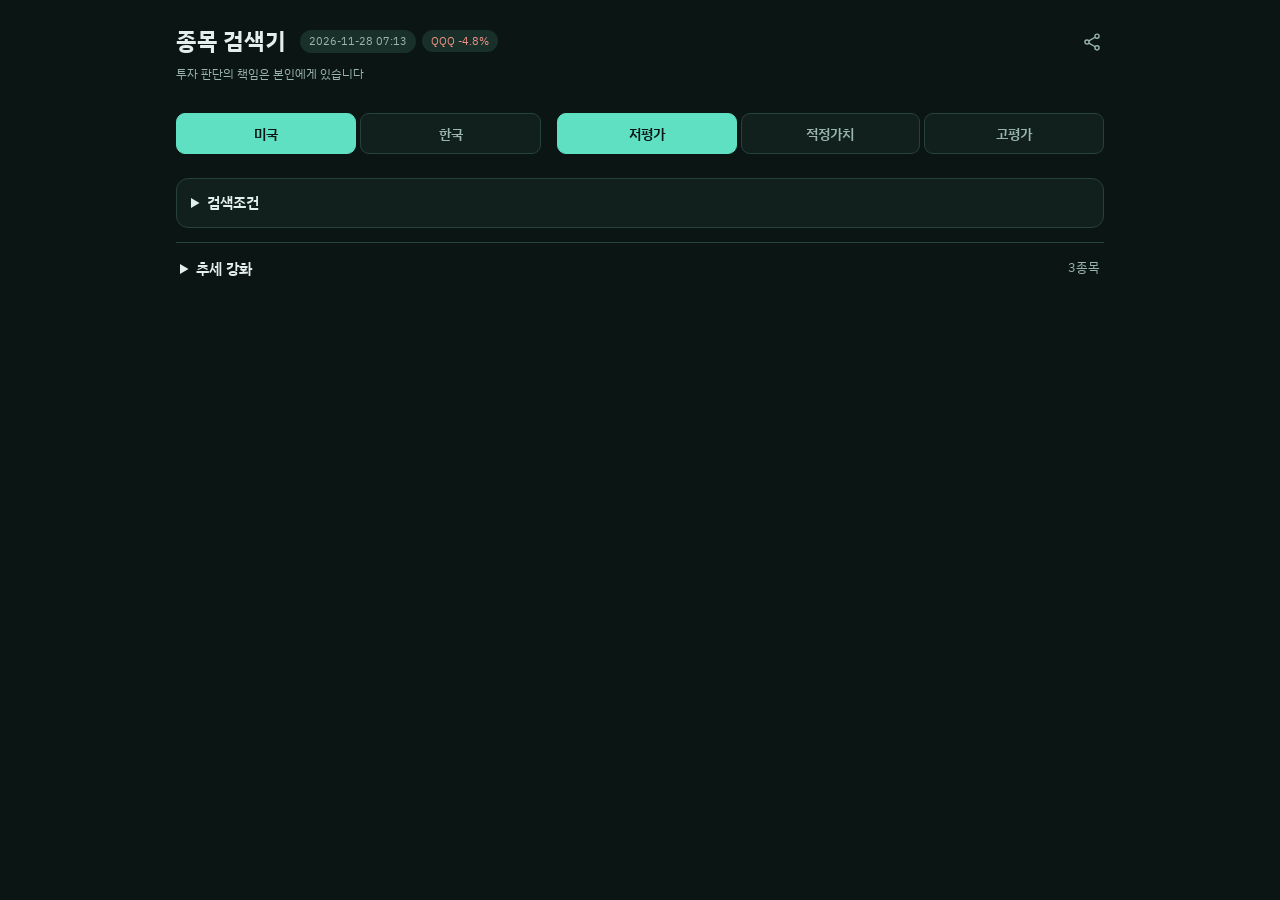
<file: docs/index.html>
<!doctype html>
<html lang="ko">
<head>
<meta charset="utf-8">
<meta name="viewport" content="width=device-width, initial-scale=1">
<title>종목 검색기</title>
<link href="https://fonts.googleapis.com/css2?family=IBM+Plex+Sans+KR:wght@400;600&family=IBM+Plex+Mono:wght@500&display=swap" rel="stylesheet">
<link rel="stylesheet" href="styles.css?v=cards-14">
<script src="vendor/html2canvas-1.4.1.min.js" defer></script>
<script src="export-card.js?v=cards-14" defer></script>
<script src="app.js?v=cards-14" defer></script>
</head>
<body>
<main class="wrap">
  <header>
    <div class="title-row"><h1>종목 검색기</h1><span class="chip muted" id="generated" aria-label="갱신시점">…</span><button type="button" class="chip" id="qqq" hidden></button><button type="button" class="share-card" id="share-all" aria-label="요약 JPG 저장" title="요약 JPG 저장"><svg viewBox="0 0 24 24" aria-hidden="true"><circle cx="18" cy="5" r="2.5"/><circle cx="6" cy="12" r="2.5"/><circle cx="18" cy="19" r="2.5"/><path d="m8.2 10.7 7.6-4.4m-7.6 7 7.6 4.4"/></svg></button></div>
    <p class="note disclaimer">투자 판단의 책임은 본인에게 있습니다</p>
  </header>
  <div class="navigation">
    <div class="tabs markets" role="tablist" aria-label="시장"><button role="tab" id="tabUS" data-market="us" aria-selected="true" class="on">미국</button><button role="tab" id="tabKR" data-market="kr" aria-selected="false">한국</button></div>
    <div class="tabs values" role="tablist" aria-label="가치평가"><button role="tab" data-value="LOW" aria-selected="true" class="on">저평가</button><button role="tab" data-value="FAIR" aria-selected="false">적정가치</button><button role="tab" data-value="HIGH" aria-selected="false">고평가</button></div>
  </div>
  <div id="banner" role="status"></div>
  <details class="filters">
    <summary>검색조건</summary>
    <div class="group">
      <h3>실적 신고가</h3>
      <div class="condition-tags"><span class="condition-tag">매출 또는 영업이익</span><span class="condition-tag">직전 분기 사상 최고</span><span class="condition-tag">최근 4분기 합계 사상 최고</span></div>
      <p class="condition-note">매출·영업이익 중 하나가 두 신고가 조건을 모두 충족해야 합니다.</p>
    </div>
    <div class="group">
      <h3>기술적 분석</h3>
      <div class="condition-tags"><span class="condition-tag">종가 ≥ 120일선 또는 200일선</span><span class="condition-join" aria-label="그리고">AND</span><span class="condition-tag">20일 변동성 &lt; 60일 변동성</span></div>
      <label class="row">주봉 OBV 이탈 신호 종목 제외<input type="checkbox" checked disabled aria-label="주봉 OBV 이탈 신호 종목 제외 (항상 적용)"></label>
      <p class="condition-note">끝난 주봉 52주의 주가·OBV 변화를 각각 평균 주간 변동폭×√52로 나눠 비교합니다(신호는 주 1회 변경).</p>
    </div>
    <div class="cols">
      <div class="group">
        <h3>일반 기업</h3>
        <div class="condition-tags"><span class="condition-tag">3년 평균 ROE ≥ 15%</span><span class="condition-tag">부채비율 ≤ 50%</span><span class="condition-tag">연속 흑자 연수 ≥ 5년</span><span class="condition-tag">PER &lt; 5년 중앙값</span><span class="condition-tag">영업이익 1년 전 대비 감소 10% 이내</span></div>
      </div>
      <div class="group">
        <h3>금융업 (은행·증권·보험·지주 등)</h3>
        <div class="condition-tags"><span class="condition-tag">PBR ≤ 1배</span><span class="condition-tag">3년 평균 ROE ≥ 10%</span><span class="condition-tag">최근 4분기 세전이익 흑자</span><span class="condition-tag">세전이익 1년 전 대비 감소 10% 이내</span></div>
      </div>
    </div>
    <div class="group">
      <h3>적자 턴어라운드</h3>
      <div class="condition-tags"><span class="condition-tag">최근 4분기 또는 1년 전 4분기 영업이익 적자</span><span class="condition-tag">직전 분기 매출 신고가</span><span class="condition-tag">최근 4분기 합계 매출 신고가</span><span class="condition-tag">분기 영업이익 2분기 연속 개선</span><span class="condition-tag">F-스코어 미국 7점·한국 5점 이상</span></div>
      <p class="condition-note">F-스코어는 미국 9개, 한국 6개 항목(현금흐름·매출총이익 제외) 기준입니다. 손절폭은 최소 −3%, 최대 −5%입니다.</p>
      <p class="condition-note">비금융 기업의 별도 편입 조건입니다.</p>
      <p class="condition-note">일반 기업·금융업의 이익 감소 조건은 매출총이익이 1년 전보다 늘었으면 예외로 통과합니다(미국만 해당).</p>
    </div>
  </details>
  <div id="list"></div>
</main>
<dialog id="tag-dialog" aria-labelledby="tag-title"><div class="popup-head"><h2 id="tag-title"></h2><button type="button" id="tag-close" aria-label="태그 설명 닫기">×</button></div><ul id="tag-reasons"></ul></dialog>
</body>
</html>
</file>
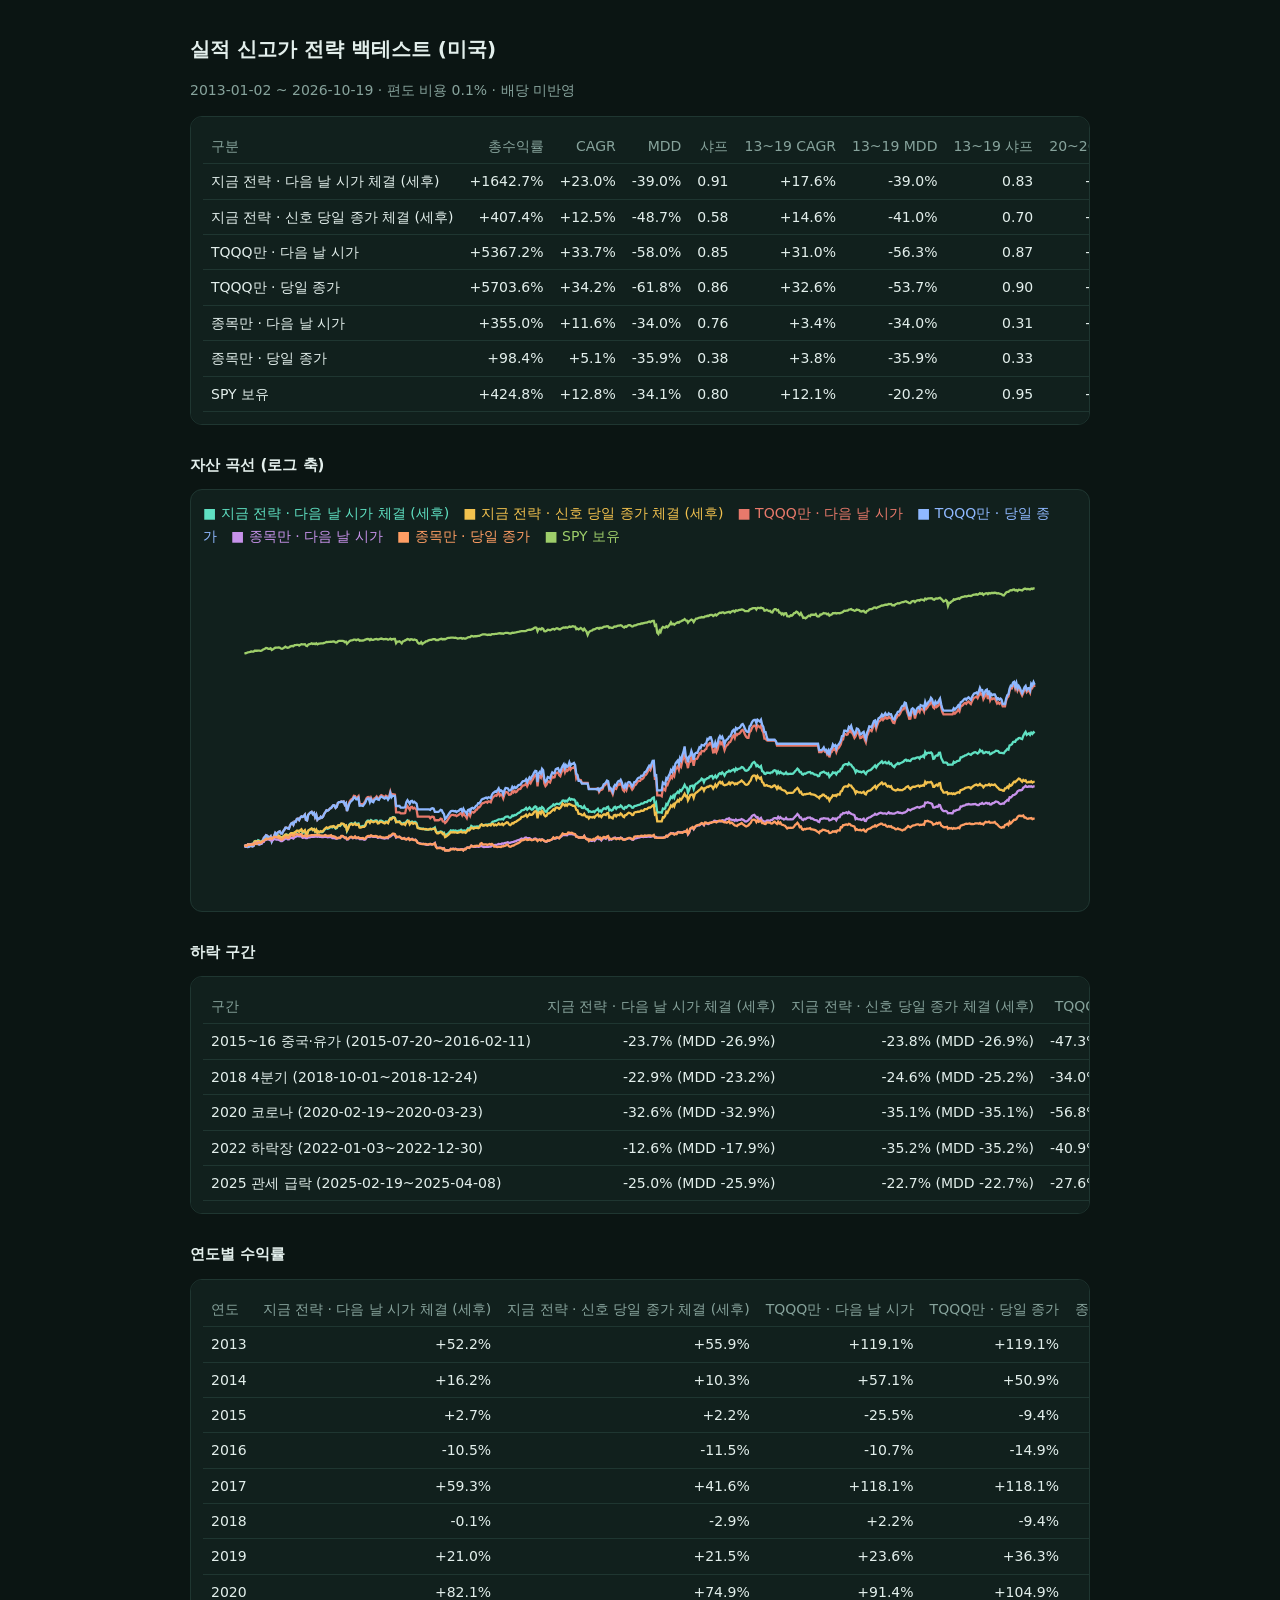
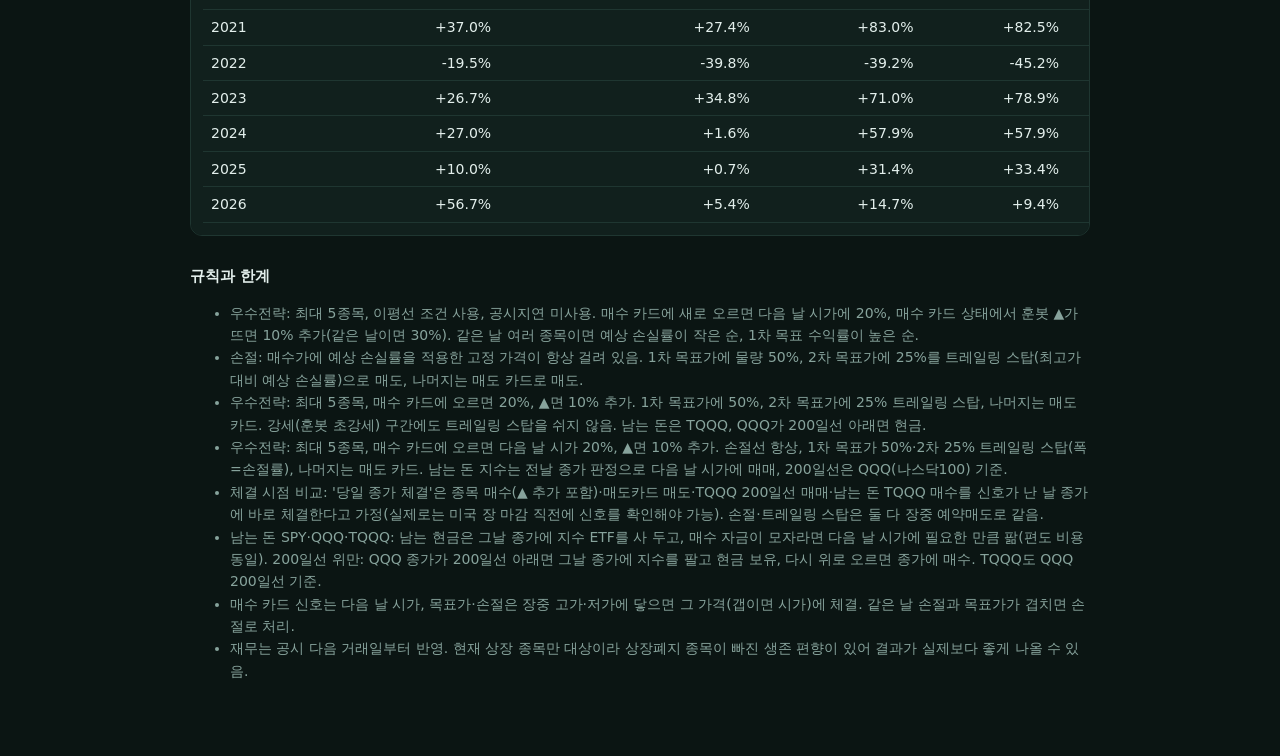
<file: docs/backtest.html>
<!doctype html><html lang="ko"><head><meta charset="utf-8"><meta name="viewport" content="width=device-width, initial-scale=1">
<title>백테스트 결과</title><style>
:root{--bg:#0b1513;--panel:#11201d;--line:#1f3631;--text:#e3efec;--sub:#87a39c}
body{margin:0;background:var(--bg);color:var(--text);font:14px/1.6 system-ui,sans-serif}
.wrap{max-width:900px;margin:0 auto;padding:20px 16px 60px} h1{font-size:20px} h2{font-size:15px;margin-top:28px}
.box{background:var(--panel);border:1px solid var(--line);border-radius:12px;padding:12px;overflow-x:auto}
table{border-collapse:collapse;width:100%;white-space:nowrap} th,td{padding:6px 8px;border-bottom:1px solid var(--line);text-align:right}
th:first-child,td:first-child{text-align:left} th{color:var(--sub);font-weight:500} .legend span{margin-right:14px}
li{color:var(--sub)} svg{width:100%;height:auto}
</style></head><body><div class="wrap">
<h1>실적 신고가 전략 백테스트 (미국)</h1><p style="color:var(--sub)">2013-01-02 ~ 2026-10-19 · 편도 비용 0.1% · 배당 미반영</p>
<div class="box"><table><tr><th>구분</th><th>총수익률</th><th>CAGR</th><th>MDD</th><th>샤프</th><th>13~19 CAGR</th><th>13~19 MDD</th><th>13~19 샤프</th><th>20~26 CAGR</th><th>20~26 MDD</th><th>20~26 샤프</th><th>거래</th><th>승률</th><th>평균 손익</th><th>평균 보유(거래일)</th><th>평균 투자 비중</th><th>낸 세금(시작자산=1)</th></tr><tr><td>지금 전략 · 다음 날 시가 체결 (세후)</td><td>+1642.7%</td><td>+23.0%</td><td>-39.0%</td><td>0.91</td><td>+17.6%</td><td>-39.0%</td><td>0.83</td><td>+28.8%</td><td>-33.4%</td><td>0.99</td><td>331</td><td>37%</td><td>+2.1%</td><td>43</td><td>66%</td><td>2.68</td></tr><tr><td>지금 전략 · 신호 당일 종가 체결 (세후)</td><td>+407.4%</td><td>+12.5%</td><td>-48.7%</td><td>0.58</td><td>+14.6%</td><td>-41.0%</td><td>0.70</td><td>+10.4%</td><td>-48.7%</td><td>0.49</td><td>387</td><td>33%</td><td>+0.6%</td><td>38</td><td>67%</td><td>1.44</td></tr><tr><td>TQQQ만 · 다음 날 시가</td><td>+5367.2%</td><td>+33.7%</td><td>-58.0%</td><td>0.85</td><td>+31.0%</td><td>-56.3%</td><td>0.87</td><td>+36.4%</td><td>-58.0%</td><td>0.85</td><td></td><td></td><td></td><td></td><td></td><td>7.67</td></tr><tr><td>TQQQ만 · 당일 종가</td><td>+5703.6%</td><td>+34.2%</td><td>-61.8%</td><td>0.86</td><td>+32.6%</td><td>-53.7%</td><td>0.90</td><td>+35.9%</td><td>-61.8%</td><td>0.85</td><td></td><td></td><td></td><td></td><td></td><td>8.33</td></tr><tr><td>종목만 · 다음 날 시가</td><td>+355.0%</td><td>+11.6%</td><td>-34.0%</td><td>0.76</td><td>+3.4%</td><td>-34.0%</td><td>0.31</td><td>+20.7%</td><td>-26.2%</td><td>1.12</td><td>329</td><td>37%</td><td>+2.1%</td><td>44</td><td>68%</td><td>0.57</td></tr><tr><td>종목만 · 당일 종가</td><td>+98.4%</td><td>+5.1%</td><td>-35.9%</td><td>0.38</td><td>+3.8%</td><td>-35.9%</td><td>0.33</td><td>+6.5%</td><td>-30.5%</td><td>0.43</td><td>384</td><td>33%</td><td>+0.8%</td><td>38</td><td>69%</td><td>0.37</td></tr><tr><td>SPY 보유</td><td>+424.8%</td><td>+12.8%</td><td>-34.1%</td><td>0.80</td><td>+12.1%</td><td>-20.2%</td><td>0.95</td><td>+13.5%</td><td>-34.1%</td><td>0.73</td><td></td><td></td><td></td><td></td><td></td><td></td></tr></table></div>
<h2>자산 곡선 (로그 축)</h2><div class="box"><div class="legend"><span style="color:#5fe0c2">■ 지금 전략 · 다음 날 시가 체결 (세후)</span><span style="color:#f2c14e">■ 지금 전략 · 신호 당일 종가 체결 (세후)</span><span style="color:#e8796b">■ TQQQ만 · 다음 날 시가</span><span style="color:#8fb8ff">■ TQQQ만 · 당일 종가</span><span style="color:#c792ea">■ 종목만 · 다음 날 시가</span><span style="color:#ff9e64">■ 종목만 · 당일 종가</span><span style="color:#9ece6a">■ SPY 보유</span></div><svg viewBox="0 0 760 300"><polyline fill="none" stroke="#5fe0c2" stroke-width="2" points="36.0,260.1 37.0,259.5 38.0,259.9 39.0,258.6 40.0,258.7 41.0,258.7 41.9,258.4 42.9,258.1 43.9,258.1 44.9,256.1 45.9,255.7 46.9,256.2 47.9,255.0 48.9,255.5 49.9,256.3 50.9,255.9 51.9,254.9 52.9,254.4 53.8,252.8 54.8,252.6 55.8,252.0 56.8,252.1 57.8,253.0 58.8,252.7 59.8,255.1 60.8,253.6 61.8,251.5 62.8,251.0 63.8,251.9 64.8,251.1 65.7,250.9 66.7,251.6 67.7,252.4 68.7,252.4 69.7,251.8 70.7,251.0 71.7,250.1 72.7,250.0 73.7,250.9 74.7,250.9 75.7,249.5 76.7,249.1 77.6,249.1 78.6,250.4 79.6,248.5 80.6,248.3 81.6,247.2 82.6,247.1 83.6,247.5 84.6,246.8 85.6,246.4 86.6,248.5 87.6,248.1 88.6,247.1 89.5,249.7 90.5,250.1 91.5,246.9 92.5,246.1 93.5,245.5 94.5,244.9 95.5,246.1 96.5,245.4 97.5,247.4 98.5,246.0 99.5,248.6 100.5,247.7 101.4,248.1 102.4,247.4 103.4,248.0 104.4,247.4 105.4,246.1 106.4,245.1 107.4,244.5 108.4,245.0 109.4,244.5 110.4,243.9 111.4,243.5 112.4,243.9 113.3,243.2 114.3,243.5 115.3,244.9 116.3,244.4 117.3,242.6 118.3,242.2 119.3,242.5 120.3,240.9 121.3,241.0 122.3,241.2 123.3,242.9 124.3,242.4 125.2,246.7 126.2,244.4 127.2,241.4 128.2,240.5 129.2,240.2 130.2,241.0 131.2,240.7 132.2,239.7 133.2,241.0 134.2,240.7 135.2,240.4 136.2,243.4 137.1,243.4 138.1,242.9 139.1,242.6 140.1,242.7 141.1,241.7 142.1,239.1 143.1,238.0 144.1,237.9 145.1,239.1 146.1,237.5 147.1,238.2 148.1,238.6 149.0,238.1 150.0,237.8 151.0,237.8 152.0,239.4 153.0,239.1 154.0,237.9 155.0,238.0 156.0,238.5 157.0,239.1 158.0,239.5 159.0,238.6 160.0,238.7 160.9,239.6 161.9,237.4 162.9,235.9 163.9,236.4 164.9,235.0 165.9,235.0 166.9,235.5 167.9,239.2 168.9,238.6 169.9,238.8 170.9,238.5 171.9,239.6 172.8,240.5 173.8,240.3 174.8,239.9 175.8,240.6 176.8,238.8 177.8,237.7 178.8,238.4 179.8,240.3 180.8,239.1 181.8,238.7 182.8,239.7 183.8,239.1 184.7,239.0 185.7,240.0 186.7,244.0 187.7,244.2 188.7,244.7 189.7,244.9 190.7,245.0 191.7,245.0 192.7,245.2 193.7,245.7 194.7,245.7 195.7,245.8 196.6,245.5 197.6,245.1 198.6,245.6 199.6,244.9 200.6,244.7 201.6,243.9 202.6,247.1 203.6,248.1 204.6,248.1 205.6,247.8 206.6,247.3 207.6,247.6 208.5,249.1 209.5,248.5 210.5,250.8 211.5,250.3 212.5,249.6 213.5,248.7 214.5,247.8 215.5,246.5 216.5,246.9 217.5,246.4 218.5,246.9 219.5,246.5 220.4,246.8 221.4,247.1 222.4,246.7 223.4,246.5 224.4,245.9 225.4,246.8 226.4,246.6 227.4,246.5 228.4,247.0 229.4,246.1 230.4,244.6 231.4,244.9 232.3,244.2 233.3,242.5 234.3,243.0 235.3,243.4 236.3,243.2 237.3,243.4 238.3,243.0 239.3,243.2 240.3,242.8 241.3,242.0 242.3,241.4 243.3,241.9 244.2,242.1 245.2,241.7 246.2,241.4 247.2,241.6 248.2,241.3 249.2,241.2 250.2,241.3 251.2,239.5 252.2,238.8 253.2,238.6 254.2,238.2 255.2,238.0 256.1,237.3 257.1,236.9 258.1,236.9 259.1,236.9 260.1,236.4 261.1,237.0 262.1,235.5 263.1,234.7 264.1,234.4 265.1,234.3 266.1,235.2 267.1,235.5 268.0,234.9 269.0,233.5 270.0,233.9 271.0,233.0 272.0,233.1 273.0,232.3 274.0,231.5 275.0,231.0 276.0,230.4 277.0,229.1 278.0,228.9 279.0,228.6 279.9,228.0 280.9,226.9 281.9,228.5 282.9,227.5 283.9,226.5 284.9,227.7 285.9,228.4 286.9,228.0 287.9,226.4 288.9,225.6 289.9,226.1 290.9,232.1 291.8,227.7 292.8,227.0 293.8,228.1 294.8,226.1 295.8,226.9 296.8,228.8 297.8,230.1 298.8,230.2 299.8,228.0 300.8,227.2 301.8,226.6 302.8,225.6 303.7,225.2 304.7,223.8 305.7,224.6 306.7,223.7 307.7,223.3 308.7,223.4 309.7,223.7 310.7,222.8 311.7,222.1 312.7,220.5 313.7,220.4 314.7,221.4 315.6,220.6 316.6,221.2 317.6,219.8 318.6,218.6 319.6,219.8 320.6,219.2 321.6,219.6 322.6,219.5 323.6,220.5 324.6,223.9 325.6,222.9 326.6,225.5 327.5,225.4 328.5,225.4 329.5,226.8 330.5,226.9 331.5,225.4 332.5,227.2 333.5,228.1 334.5,228.0 335.5,230.2 336.5,229.8 337.5,230.4 338.5,230.4 339.4,229.8 340.4,230.5 341.4,229.2 342.4,228.7 343.4,227.6 344.4,229.9 345.4,229.1 346.4,230.2 347.4,228.4 348.4,227.4 349.4,227.4 350.3,227.8 351.3,226.2 352.3,225.9 353.3,229.1 354.3,228.4 355.3,229.2 356.3,228.7 357.3,226.6 358.3,226.0 359.3,227.6 360.3,226.3 361.3,226.1 362.2,226.2 363.2,224.8 364.2,225.7 365.2,227.2 366.2,227.8 367.2,226.1 368.2,226.6 369.2,225.4 370.2,224.6 371.2,224.8 372.2,225.5 373.2,226.7 374.1,226.6 375.1,225.3 376.1,225.1 377.1,224.9 378.1,224.4 379.1,224.3 380.1,223.9 381.1,223.0 382.1,223.2 383.1,222.9 384.1,221.8 385.1,221.8 386.0,221.8 387.0,220.6 388.0,220.2 389.0,220.7 390.0,219.4 391.0,218.2 392.0,217.8 393.0,224.7 394.0,222.8 395.0,230.9 396.0,230.7 397.0,230.7 397.9,230.7 398.9,231.1 399.9,227.5 400.9,227.9 401.9,227.3 402.9,223.5 403.9,224.3 404.9,221.4 405.9,219.5 406.9,217.1 407.9,218.1 408.9,216.3 409.8,218.0 410.8,214.8 411.8,214.3 412.8,212.8 413.8,213.7 414.8,211.4 415.8,212.2 416.8,210.6 417.8,208.9 418.8,206.9 419.8,209.0 420.8,209.1 421.7,213.7 422.7,211.4 423.7,208.0 424.7,207.6 425.7,207.4 426.7,210.4 427.7,207.1 428.7,205.9 429.7,205.5 430.7,204.5 431.7,203.6 432.7,202.9 433.6,201.4 434.6,202.0 435.6,204.5 436.6,202.1 437.6,201.9 438.6,201.0 439.6,201.0 440.6,199.6 441.6,199.3 442.6,199.0 443.6,201.2 444.6,200.1 445.5,198.8 446.5,200.6 447.5,199.5 448.5,197.4 449.5,196.7 450.5,197.4 451.5,196.0 452.5,197.1 453.5,198.8 454.5,196.8 455.5,195.7 456.5,195.5 457.4,194.4 458.4,195.3 459.4,194.6 460.4,194.0 461.4,193.3 462.4,194.9 463.4,192.6 464.4,193.8 465.4,192.9 466.4,192.7 467.4,192.4 468.4,191.3 469.3,191.6 470.3,192.5 471.3,194.2 472.3,194.6 473.3,194.3 474.3,193.6 475.3,191.8 476.3,191.1 477.3,188.7 478.3,187.5 479.3,186.9 480.3,188.2 481.2,190.5 482.2,189.7 483.2,191.2 484.2,191.6 485.2,190.5 486.2,194.9 487.2,195.4 488.2,197.1 489.2,197.3 490.2,196.3 491.2,196.3 492.2,196.5 493.1,196.7 494.1,195.9 495.1,195.9 496.1,194.6 497.1,194.2 498.1,194.5 499.1,196.9 500.1,195.2 501.1,196.7 502.1,195.6 503.1,196.6 504.1,196.8 505.0,197.5 506.0,197.2 507.0,196.0 508.0,197.5 509.0,197.4 510.0,197.3 511.0,197.2 512.0,197.3 513.0,197.1 514.0,196.1 515.0,194.8 516.0,193.9 516.9,192.7 517.9,193.6 518.9,195.7 519.9,195.6 520.9,197.4 521.9,197.9 522.9,196.9 523.9,197.2 524.9,196.4 525.9,195.9 526.9,195.8 527.9,195.7 528.8,196.8 529.8,196.5 530.8,197.2 531.8,197.9 532.8,198.0 533.8,198.2 534.8,199.3 535.8,199.1 536.8,196.6 537.8,196.2 538.8,195.8 539.8,195.3 540.7,196.3 541.7,196.4 542.7,197.6 543.7,196.9 544.7,199.9 545.7,198.6 546.7,197.6 547.7,195.9 548.7,196.5 549.7,196.2 550.7,197.7 551.7,195.9 552.6,195.2 553.6,195.1 554.6,192.8 555.6,192.7 556.6,190.1 557.6,189.4 558.6,188.8 559.6,188.8 560.6,189.4 561.6,187.8 562.6,189.1 563.6,189.3 564.5,190.9 565.5,191.8 566.5,193.4 567.5,196.0 568.5,194.3 569.5,194.9 570.5,195.4 571.5,195.3 572.5,196.0 573.5,195.5 574.5,195.0 575.5,196.6 576.4,197.5 577.4,195.4 578.4,194.7 579.4,194.2 580.4,194.0 581.4,193.2 582.4,192.0 583.4,191.1 584.4,190.0 585.4,191.7 586.4,190.1 587.4,188.7 588.3,188.2 589.3,187.3 590.3,186.4 591.3,188.0 592.3,187.3 593.3,186.9 594.3,188.1 595.3,188.1 596.3,187.0 597.3,188.7 598.3,188.2 599.3,189.9 600.2,190.7 601.2,191.4 602.2,189.5 603.2,188.9 604.2,187.9 605.2,188.7 606.2,188.0 607.2,187.6 608.2,187.1 609.2,186.6 610.2,185.4 611.2,184.9 612.1,185.9 613.1,185.4 614.1,185.9 615.1,186.1 616.1,184.6 617.1,184.0 618.1,183.9 619.1,183.9 620.1,183.3 621.1,183.0 622.1,183.0 623.1,184.0 624.0,182.3 625.0,182.4 626.0,181.5 627.0,182.6 628.0,178.4 629.0,180.1 630.0,179.1 631.0,178.9 632.0,179.1 633.0,178.6 634.0,179.7 635.0,184.2 635.9,183.9 636.9,181.8 637.9,181.3 638.9,181.4 639.9,179.0 640.9,178.9 641.9,183.4 642.9,185.5 643.9,187.5 644.9,187.5 645.9,187.3 646.9,187.8 647.8,189.4 648.8,189.2 649.8,189.2 650.8,189.3 651.8,189.3 652.8,186.8 653.8,187.5 654.8,186.9 655.8,186.1 656.8,185.9 657.8,185.7 658.8,183.0 659.7,183.0 660.7,182.2 661.7,181.9 662.7,181.2 663.7,181.0 664.7,180.3 665.7,179.6 666.7,180.3 667.7,180.7 668.7,179.7 669.7,179.1 670.6,178.6 671.6,178.5 672.6,178.9 673.6,179.6 674.6,178.7 675.6,176.6 676.6,177.7 677.6,177.3 678.6,179.3 679.6,179.0 680.6,178.2 681.6,178.3 682.5,178.9 683.5,178.4 684.5,180.2 685.5,179.8 686.5,178.8 687.5,178.7 688.5,178.0 689.5,177.2 690.5,177.3 691.5,177.5 692.5,178.8 693.5,179.0 694.4,179.0 695.4,179.2 696.4,179.3 697.4,177.8 698.4,176.9 699.4,175.6 700.4,176.1 701.4,172.5 702.4,172.2 703.4,171.5 704.4,169.5 705.4,169.3 706.3,169.4 707.3,167.4 708.3,167.3 709.3,166.2 710.3,166.0 711.3,166.8 712.3,167.1 713.3,164.1 714.3,162.3 715.3,160.8 716.3,163.3 717.3,162.5 718.2,162.0 719.2,163.4 720.2,161.5 721.2,162.5 722.2,161.0 723.2,161.8"/><polyline fill="none" stroke="#f2c14e" stroke-width="2" points="36.0,260.1 37.0,259.5 38.0,259.9 39.0,258.6 40.0,258.7 41.0,258.7 41.9,258.3 42.9,258.1 43.9,258.0 44.9,256.1 45.9,255.8 46.9,256.5 47.9,255.6 48.9,255.9 49.9,256.7 50.9,256.5 51.9,255.3 52.9,255.1 53.8,253.7 54.8,253.5 55.8,253.4 56.8,253.8 57.8,253.8 58.8,253.0 59.8,255.4 60.8,253.9 61.8,251.8 62.8,251.1 63.8,251.9 64.8,251.2 65.7,251.1 66.7,251.6 67.7,252.6 68.7,252.7 69.7,251.9 70.7,251.0 71.7,250.1 72.7,250.2 73.7,251.0 74.7,250.9 75.7,249.7 76.7,248.9 77.6,248.9 78.6,250.0 79.6,248.2 80.6,247.7 81.6,246.6 82.6,246.6 83.6,247.6 84.6,246.2 85.6,245.5 86.6,247.6 87.6,247.2 88.6,246.2 89.5,249.1 90.5,249.6 91.5,246.5 92.5,245.8 93.5,245.4 94.5,244.8 95.5,246.0 96.5,245.3 97.5,247.3 98.5,245.8 99.5,248.4 100.5,247.4 101.4,247.9 102.4,247.0 103.4,247.6 104.4,247.0 105.4,245.6 106.4,244.7 107.4,243.8 108.4,244.4 109.4,243.9 110.4,243.3 111.4,243.0 112.4,243.3 113.3,242.7 114.3,243.0 115.3,244.3 116.3,243.9 117.3,242.2 118.3,241.8 119.3,242.0 120.3,240.4 121.3,240.5 122.3,240.8 123.3,242.7 124.3,242.2 125.2,246.6 126.2,245.1 127.2,242.1 128.2,241.0 129.2,240.7 130.2,241.6 131.2,241.3 132.2,240.4 133.2,241.7 134.2,241.6 135.2,241.3 136.2,244.1 137.1,244.1 138.1,243.7 139.1,243.3 140.1,243.3 141.1,242.4 142.1,239.7 143.1,238.7 144.1,238.6 145.1,239.9 146.1,238.2 147.1,239.0 148.1,239.4 149.0,238.9 150.0,238.6 151.0,238.6 152.0,240.3 153.0,240.1 154.0,238.9 155.0,239.0 156.0,239.3 157.0,240.0 158.0,240.3 159.0,239.4 160.0,239.5 160.9,240.2 161.9,237.7 162.9,236.2 163.9,236.7 164.9,235.3 165.9,235.3 166.9,235.9 167.9,239.2 168.9,239.1 169.9,239.2 170.9,238.9 171.9,240.4 172.8,241.2 173.8,241.2 174.8,240.8 175.8,241.6 176.8,239.6 177.8,238.4 178.8,238.1 179.8,241.2 180.8,240.0 181.8,239.5 182.8,240.7 183.8,240.2 184.7,240.0 185.7,241.1 186.7,244.4 187.7,244.6 188.7,244.9 189.7,245.1 190.7,245.3 191.7,245.2 192.7,245.5 193.7,245.2 194.7,245.6 195.7,245.8 196.6,245.5 197.6,245.2 198.6,245.3 199.6,245.3 200.6,245.0 201.6,244.8 202.6,247.8 203.6,249.0 204.6,249.0 205.6,248.4 206.6,247.9 207.6,248.2 208.5,249.6 209.5,249.3 210.5,252.2 211.5,251.7 212.5,251.0 213.5,250.1 214.5,249.2 215.5,247.9 216.5,248.3 217.5,247.9 218.5,248.3 219.5,248.0 220.4,248.3 221.4,248.6 222.4,248.2 223.4,248.0 224.4,247.4 225.4,248.3 226.4,248.1 227.4,248.0 228.4,248.5 229.4,247.4 230.4,246.0 231.4,246.4 232.3,245.7 233.3,244.0 234.3,244.5 235.3,244.9 236.3,244.3 237.3,244.3 238.3,244.1 239.3,244.5 240.3,244.1 241.3,241.9 242.3,241.2 243.3,242.3 244.2,242.3 245.2,241.8 246.2,241.7 247.2,242.5 248.2,241.8 249.2,241.5 250.2,242.1 251.2,240.7 252.2,240.7 253.2,242.1 254.2,241.4 255.2,242.0 256.1,241.4 257.1,240.4 258.1,241.4 259.1,241.4 260.1,240.6 261.1,241.8 262.1,240.8 263.1,240.3 264.1,239.4 265.1,239.6 266.1,241.3 267.1,241.9 268.0,241.3 269.0,240.0 270.0,240.3 271.0,239.2 272.0,239.1 273.0,238.3 274.0,237.6 275.0,237.0 276.0,236.4 277.0,234.7 278.0,234.6 279.0,234.3 279.9,233.8 280.9,232.8 281.9,234.6 282.9,233.5 283.9,232.1 284.9,233.0 285.9,233.0 286.9,232.1 287.9,230.5 288.9,229.7 289.9,229.9 290.9,236.0 291.8,231.4 292.8,230.5 293.8,231.9 294.8,229.6 295.8,230.5 296.8,233.1 297.8,234.2 298.8,233.7 299.8,231.6 300.8,231.6 301.8,231.1 302.8,230.0 303.7,229.2 304.7,228.1 305.7,228.9 306.7,226.7 307.7,226.4 308.7,226.8 309.7,227.6 310.7,226.9 311.7,225.4 312.7,223.1 313.7,223.9 314.7,225.0 315.6,223.9 316.6,225.0 317.6,223.6 318.6,223.4 319.6,224.1 320.6,224.4 321.6,225.1 322.6,225.0 323.6,225.6 324.6,228.5 325.6,228.8 326.6,232.0 327.5,232.0 328.5,232.3 329.5,233.2 330.5,233.3 331.5,232.0 332.5,233.7 333.5,234.7 334.5,234.4 335.5,236.1 336.5,234.7 337.5,235.0 338.5,235.2 339.4,234.6 340.4,235.3 341.4,233.8 342.4,233.2 343.4,232.4 344.4,234.2 345.4,233.5 346.4,234.8 347.4,233.3 348.4,232.5 349.4,232.6 350.3,233.1 351.3,231.5 352.3,231.2 353.3,235.2 354.3,234.7 355.3,235.4 356.3,236.0 357.3,233.3 358.3,232.9 359.3,234.2 360.3,233.0 361.3,232.9 362.2,233.2 363.2,231.7 364.2,232.6 365.2,234.3 366.2,234.9 367.2,233.1 368.2,232.9 369.2,231.8 370.2,231.1 371.2,231.3 372.2,231.9 373.2,233.0 374.1,232.9 375.1,230.9 376.1,230.5 377.1,230.6 378.1,230.2 379.1,230.2 380.1,230.0 381.1,229.2 382.1,229.4 383.1,229.2 384.1,228.0 385.1,228.0 386.0,228.0 387.0,226.9 388.0,226.4 389.0,226.6 390.0,225.8 391.0,224.8 392.0,224.3 393.0,232.4 394.0,231.5 395.0,238.5 396.0,238.5 397.0,238.5 397.9,238.5 398.9,238.5 399.9,235.0 400.9,235.2 401.9,233.7 402.9,230.2 403.9,231.1 404.9,228.8 405.9,227.1 406.9,224.7 407.9,225.7 408.9,223.9 409.8,225.5 410.8,222.4 411.8,222.0 412.8,220.2 413.8,221.2 414.8,218.9 415.8,219.6 416.8,218.1 417.8,216.4 418.8,214.6 419.8,216.7 420.8,216.2 421.7,220.3 422.7,218.3 423.7,215.8 424.7,215.4 425.7,215.2 426.7,218.1 427.7,214.8 428.7,213.6 429.7,213.1 430.7,212.1 431.7,211.3 432.7,210.6 433.6,209.1 434.6,209.6 435.6,211.8 436.6,209.5 437.6,209.3 438.6,208.4 439.6,208.6 440.6,207.6 441.6,207.5 442.6,208.3 443.6,210.1 444.6,208.4 445.5,206.6 446.5,208.5 447.5,206.9 448.5,205.0 449.5,204.1 450.5,205.5 451.5,204.5 452.5,206.7 453.5,207.2 454.5,206.8 455.5,206.6 456.5,206.0 457.4,204.8 458.4,206.3 459.4,204.8 460.4,204.7 461.4,205.3 462.4,206.4 463.4,205.6 464.4,206.1 465.4,205.0 466.4,204.5 467.4,203.9 468.4,203.1 469.3,204.1 470.3,204.9 471.3,206.2 472.3,206.8 473.3,206.6 474.3,205.9 475.3,204.1 476.3,203.0 477.3,200.0 478.3,199.0 479.3,198.6 480.3,199.0 481.2,201.6 482.2,199.1 483.2,200.5 484.2,201.4 485.2,200.5 486.2,204.4 487.2,205.0 488.2,207.4 489.2,207.4 490.2,207.0 491.2,207.7 492.2,207.9 493.1,208.1 494.1,208.9 495.1,208.6 496.1,207.6 497.1,207.2 498.1,208.4 499.1,210.2 500.1,208.3 501.1,209.9 502.1,209.2 503.1,210.9 504.1,211.3 505.0,211.6 506.0,212.0 507.0,213.1 508.0,214.4 509.0,213.8 510.0,213.8 511.0,213.8 512.0,213.8 513.0,213.7 514.0,212.7 515.0,211.2 516.0,210.5 516.9,209.5 517.9,210.8 518.9,213.3 519.9,212.8 520.9,215.0 521.9,215.6 522.9,214.9 523.9,215.1 524.9,214.7 525.9,214.6 526.9,214.5 527.9,214.1 528.8,215.1 529.8,215.1 530.8,215.3 531.8,215.6 532.8,216.1 533.8,216.9 534.8,217.4 535.8,218.4 536.8,216.6 537.8,216.6 538.8,215.4 539.8,215.3 540.7,216.5 541.7,216.8 542.7,218.3 543.7,218.0 544.7,220.5 545.7,218.6 546.7,217.6 547.7,215.8 548.7,216.3 549.7,215.8 550.7,216.6 551.7,215.1 552.6,215.1 553.6,215.3 554.6,212.5 555.6,212.2 556.6,209.6 557.6,208.5 558.6,208.1 559.6,208.1 560.6,208.4 561.6,206.7 562.6,207.3 563.6,207.5 564.5,209.1 565.5,210.0 566.5,211.5 567.5,214.1 568.5,212.5 569.5,213.1 570.5,213.5 571.5,213.2 572.5,213.9 573.5,213.5 574.5,212.9 575.5,214.6 576.4,215.1 577.4,213.0 578.4,212.2 579.4,211.8 580.4,211.6 581.4,210.8 582.4,209.6 583.4,208.8 584.4,207.8 585.4,209.9 586.4,208.4 587.4,207.0 588.3,206.5 589.3,205.6 590.3,204.7 591.3,206.3 592.3,205.8 593.3,205.6 594.3,207.4 595.3,208.3 596.3,207.7 597.3,208.6 598.3,208.0 599.3,210.2 600.2,210.8 601.2,211.3 602.2,211.8 603.2,211.5 604.2,210.6 605.2,211.4 606.2,211.2 607.2,211.4 608.2,211.4 609.2,210.6 610.2,210.2 611.2,209.0 612.1,208.5 613.1,208.0 614.1,209.5 615.1,210.5 616.1,209.3 617.1,208.6 618.1,208.4 619.1,208.5 620.1,208.0 621.1,207.6 622.1,207.4 623.1,208.4 624.0,207.5 625.0,207.7 626.0,207.2 627.0,207.5 628.0,204.2 629.0,205.6 630.0,204.5 631.0,204.6 632.0,204.6 633.0,204.2 634.0,205.4 635.0,208.5 635.9,208.5 636.9,207.3 637.9,206.7 638.9,207.6 639.9,205.6 640.9,205.4 641.9,210.4 642.9,211.7 643.9,213.5 644.9,213.5 645.9,213.3 646.9,213.1 647.8,214.9 648.8,214.2 649.8,214.4 650.8,214.2 651.8,214.9 652.8,214.2 653.8,214.8 654.8,214.1 655.8,213.6 656.8,213.2 657.8,213.7 658.8,211.4 659.7,211.2 660.7,210.8 661.7,210.4 662.7,209.6 663.7,209.3 664.7,209.1 665.7,208.8 666.7,209.0 667.7,210.0 668.7,208.8 669.7,208.1 670.6,207.3 671.6,206.9 672.6,206.5 673.6,207.3 674.6,207.1 675.6,206.1 676.6,207.2 677.6,207.4 678.6,209.0 679.6,207.8 680.6,206.9 681.6,207.2 682.5,207.1 683.5,206.2 684.5,207.5 685.5,206.5 686.5,206.9 687.5,207.0 688.5,206.5 689.5,207.6 690.5,208.8 691.5,209.6 692.5,210.8 693.5,211.2 694.4,211.2 695.4,211.8 696.4,212.0 697.4,209.9 698.4,209.7 699.4,208.5 700.4,209.5 701.4,206.8 702.4,207.7 703.4,206.9 704.4,205.2 705.4,204.1 706.3,204.5 707.3,203.3 708.3,202.4 709.3,201.4 710.3,201.8 711.3,203.1 712.3,204.1 713.3,202.6 714.3,203.4 715.3,202.9 716.3,204.7 717.3,204.7 718.2,204.2 719.2,204.5 720.2,203.8 721.2,204.8 722.2,204.2 723.2,204.3"/><polyline fill="none" stroke="#e8796b" stroke-width="2" points="36.0,260.1 37.0,260.7 38.0,260.6 39.0,260.9 40.0,260.6 41.0,260.1 41.9,259.1 42.9,260.4 43.9,260.1 44.9,258.1 45.9,258.2 46.9,258.1 47.9,258.2 48.9,258.7 49.9,258.3 50.9,258.1 51.9,256.1 52.9,253.0 53.8,252.0 54.8,250.6 55.8,251.0 56.8,252.2 57.8,252.7 58.8,251.6 59.8,256.1 60.8,254.0 61.8,251.5 62.8,248.8 63.8,250.2 64.8,248.5 65.7,247.7 66.7,247.2 67.7,249.1 68.7,249.2 69.7,247.3 70.7,245.9 71.7,244.0 72.7,244.1 73.7,244.7 74.7,244.9 75.7,242.2 76.7,240.4 77.6,239.8 78.6,241.5 79.6,238.8 80.6,239.0 81.6,236.5 82.6,236.2 83.6,237.5 84.6,235.3 85.6,234.3 86.6,234.7 87.6,234.1 88.6,232.8 89.5,237.4 90.5,237.8 91.5,232.9 92.5,231.7 93.5,230.9 94.5,230.3 95.5,232.2 96.5,231.2 97.5,234.9 98.5,232.8 99.5,237.2 100.5,236.0 101.4,236.1 102.4,234.5 103.4,235.4 104.4,234.4 105.4,232.0 106.4,230.5 107.4,228.9 108.4,229.2 109.4,228.6 110.4,227.4 111.4,227.0 112.4,225.7 113.3,224.6 114.3,224.6 115.3,226.9 116.3,226.0 117.3,222.6 118.3,221.8 119.3,221.8 120.3,221.3 121.3,221.8 122.3,221.3 123.3,224.1 124.3,222.9 125.2,229.6 126.2,225.4 127.2,221.9 128.2,220.3 129.2,219.3 130.2,218.6 131.2,216.3 132.2,216.5 133.2,218.1 134.2,217.8 135.2,216.7 136.2,223.7 137.1,223.7 138.1,223.7 139.1,223.9 140.1,222.5 141.1,221.1 142.1,218.5 143.1,217.5 144.1,217.4 145.1,220.6 146.1,218.0 147.1,220.2 148.1,220.6 149.0,218.5 150.0,218.1 151.0,216.9 152.0,218.3 153.0,218.6 154.0,216.6 155.0,215.7 156.0,216.2 157.0,217.0 158.0,217.5 159.0,216.3 160.0,216.8 160.9,218.4 161.9,216.8 162.9,212.8 163.9,216.3 164.9,215.0 165.9,215.1 166.9,215.3 167.9,230.7 168.9,230.7 169.9,230.7 170.9,230.7 171.9,231.6 172.8,231.6 173.8,231.6 174.8,231.6 175.8,231.4 176.8,227.0 177.8,225.3 178.8,226.9 179.8,228.5 180.8,226.3 181.8,226.0 182.8,227.5 183.8,226.7 184.7,227.6 185.7,228.4 186.7,234.4 187.7,234.4 188.7,234.4 189.7,234.4 190.7,234.4 191.7,234.4 192.7,234.4 193.7,234.4 194.7,234.4 195.7,234.4 196.6,234.4 197.6,235.8 198.6,234.7 199.6,234.5 200.6,234.8 201.6,237.6 202.6,237.6 203.6,237.6 204.6,237.6 205.6,237.3 206.6,236.1 207.6,236.4 208.5,238.5 209.5,238.5 210.5,240.0 211.5,239.1 212.5,237.7 213.5,236.1 214.5,234.7 215.5,233.4 216.5,233.0 217.5,233.0 218.5,233.4 219.5,233.2 220.4,234.0 221.4,233.4 222.4,232.9 223.4,231.9 224.4,231.4 225.4,233.4 226.4,231.2 227.4,233.4 228.4,234.0 229.4,235.7 230.4,232.3 231.4,231.9 232.3,233.8 233.3,230.8 234.3,230.4 235.3,231.0 236.3,230.2 237.3,228.7 238.3,228.3 239.3,226.3 240.3,226.4 241.3,225.1 242.3,223.2 243.3,222.7 244.2,222.5 245.2,221.9 246.2,221.5 247.2,222.3 248.2,221.2 249.2,221.4 250.2,222.0 251.2,219.2 252.2,217.5 253.2,216.9 254.2,216.0 255.2,216.4 256.1,214.9 257.1,213.4 258.1,216.2 259.1,215.2 260.1,215.9 261.1,218.6 262.1,215.3 263.1,213.1 264.1,213.2 265.1,213.6 266.1,215.4 267.1,215.3 268.0,214.7 269.0,212.1 270.0,213.4 271.0,212.2 272.0,213.2 273.0,212.5 274.0,211.0 275.0,210.5 276.0,210.3 277.0,208.7 278.0,207.4 279.0,207.2 279.9,207.0 280.9,205.6 281.9,208.0 282.9,205.9 283.9,204.0 284.9,205.4 285.9,203.3 286.9,201.9 287.9,199.7 288.9,198.3 289.9,198.6 290.9,208.1 291.8,200.7 292.8,199.3 293.8,200.6 294.8,196.5 295.8,197.7 296.8,205.5 297.8,207.8 298.8,206.6 299.8,203.6 300.8,204.1 301.8,204.8 302.8,201.7 303.7,199.6 304.7,200.5 305.7,200.2 306.7,196.8 307.7,196.3 308.7,196.0 309.7,198.4 310.7,199.3 311.7,196.1 312.7,194.2 313.7,192.6 314.7,195.9 315.6,193.3 316.6,194.8 317.6,193.9 318.6,190.8 319.6,193.6 320.6,192.2 321.6,192.1 322.6,191.4 323.6,193.3 324.6,201.0 325.6,199.0 326.6,202.5 327.5,202.5 328.5,202.7 329.5,205.2 330.5,205.2 331.5,205.2 332.5,205.2 333.5,205.2 334.5,205.2 335.5,210.4 336.5,210.4 337.5,210.4 338.5,210.4 339.4,210.4 340.4,210.4 341.4,210.4 342.4,210.1 343.4,210.1 344.4,213.1 345.4,211.4 346.4,211.2 347.4,210.6 348.4,207.9 349.4,207.3 350.3,206.3 351.3,204.7 352.3,205.3 353.3,211.7 354.3,211.1 355.3,212.6 356.3,215.0 357.3,211.3 358.3,209.7 359.3,210.3 360.3,207.7 361.3,206.4 362.2,206.6 363.2,205.2 364.2,207.4 365.2,211.3 366.2,212.4 367.2,209.3 368.2,211.4 369.2,207.9 370.2,207.2 371.2,207.5 372.2,209.1 373.2,211.0 374.1,209.8 375.1,207.2 376.1,207.0 377.1,205.6 378.1,203.9 379.1,203.4 380.1,203.3 381.1,201.7 382.1,201.8 383.1,200.8 384.1,198.6 385.1,198.2 386.0,196.8 387.0,194.7 388.0,193.0 389.0,194.1 390.0,191.3 391.0,188.7 392.0,188.6 393.0,202.5 394.0,200.2 395.0,215.9 396.0,215.9 397.0,215.9 397.9,215.9 398.9,216.7 399.9,209.9 400.9,210.8 401.9,211.6 402.9,206.1 403.9,207.0 404.9,204.2 405.9,202.3 406.9,199.2 407.9,200.7 408.9,197.3 409.8,199.0 410.8,193.5 411.8,192.2 412.8,190.9 413.8,193.8 414.8,188.7 415.8,190.7 416.8,186.1 417.8,183.3 418.8,178.5 419.8,187.0 420.8,188.3 421.7,192.3 422.7,187.3 423.7,186.7 424.7,182.6 425.7,185.4 426.7,190.2 427.7,185.0 428.7,184.2 429.7,184.1 430.7,182.0 431.7,179.4 432.7,180.0 433.6,177.3 434.6,177.6 435.6,177.7 436.6,176.2 437.6,175.6 438.6,171.9 439.6,172.4 440.6,170.6 441.6,170.5 442.6,173.6 443.6,178.7 444.6,178.5 445.5,175.1 446.5,178.3 447.5,176.1 448.5,171.2 449.5,169.4 450.5,171.3 451.5,169.9 452.5,172.6 453.5,176.5 454.5,173.7 455.5,172.5 456.5,171.7 457.4,170.0 458.4,169.7 459.4,167.6 460.4,165.0 461.4,164.0 462.4,166.2 463.4,162.4 464.4,163.5 465.4,162.4 466.4,162.3 467.4,161.2 468.4,159.4 469.3,158.9 470.3,160.7 471.3,163.2 472.3,165.0 473.3,165.9 474.3,165.9 475.3,161.0 476.3,160.1 477.3,157.4 478.3,155.9 479.3,155.4 480.3,155.4 481.2,158.2 482.2,155.2 483.2,156.0 484.2,156.8 485.2,155.3 486.2,159.6 487.2,161.3 488.2,166.6 489.2,166.6 490.2,168.0 491.2,168.4 492.2,168.4 493.1,168.4 494.1,168.4 495.1,168.4 496.1,168.4 497.1,168.4 498.1,169.1 499.1,172.6 500.1,172.6 501.1,172.6 502.1,172.6 503.1,172.6 504.1,172.6 505.0,172.6 506.0,172.6 507.0,172.6 508.0,172.6 509.0,172.6 510.0,172.6 511.0,172.6 512.0,172.6 513.0,172.6 514.0,172.6 515.0,172.6 516.0,172.6 516.9,172.6 517.9,172.6 518.9,172.6 519.9,172.6 520.9,172.6 521.9,172.6 522.9,172.6 523.9,172.6 524.9,172.6 525.9,172.6 526.9,172.6 527.9,172.6 528.8,172.6 529.8,172.6 530.8,172.6 531.8,172.6 532.8,172.6 533.8,172.6 534.8,172.6 535.8,178.4 536.8,178.4 537.8,178.4 538.8,177.1 539.8,175.5 540.7,177.8 541.7,177.5 542.7,180.1 543.7,178.2 544.7,182.9 545.7,179.1 546.7,178.3 547.7,174.8 548.7,176.3 549.7,175.4 550.7,178.4 551.7,175.6 552.6,175.0 553.6,173.4 554.6,171.6 555.6,167.6 556.6,167.4 557.6,162.7 558.6,162.7 559.6,163.4 560.6,162.9 561.6,159.5 562.6,160.6 563.6,158.6 564.5,161.8 565.5,163.5 566.5,165.9 567.5,164.5 568.5,160.9 569.5,161.2 570.5,162.9 571.5,166.1 572.5,165.8 573.5,164.5 574.5,163.8 575.5,167.7 576.4,169.8 577.4,164.4 578.4,162.3 579.4,158.9 580.4,159.2 581.4,160.0 582.4,157.2 583.4,154.5 584.4,154.0 585.4,158.0 586.4,154.8 587.4,152.1 588.3,151.5 589.3,150.5 590.3,148.7 591.3,150.4 592.3,149.1 593.3,147.6 594.3,149.2 595.3,149.2 596.3,147.7 597.3,148.6 598.3,148.5 599.3,151.2 600.2,152.8 601.2,153.1 602.2,149.6 603.2,148.4 604.2,146.3 605.2,146.3 606.2,144.9 607.2,142.7 608.2,141.2 609.2,141.2 610.2,138.3 611.2,138.7 612.1,143.0 613.1,145.9 614.1,149.4 615.1,149.3 616.1,144.2 617.1,143.2 618.1,144.2 619.1,149.2 620.1,145.2 621.1,143.2 622.1,142.2 623.1,143.6 624.0,140.5 625.0,141.1 626.0,141.2 627.0,143.3 628.0,137.8 629.0,140.7 630.0,139.5 631.0,137.6 632.0,137.0 633.0,134.2 634.0,135.4 635.0,139.4 635.9,140.2 636.9,137.5 637.9,139.2 638.9,138.5 639.9,136.5 640.9,134.7 641.9,139.8 642.9,143.6 643.9,145.5 644.9,145.5 645.9,145.5 646.9,145.5 647.8,145.5 648.8,145.5 649.8,145.5 650.8,145.5 651.8,145.5 652.8,143.8 653.8,144.9 654.8,143.8 655.8,142.9 656.8,141.3 657.8,142.8 658.8,138.8 659.7,138.2 660.7,137.5 661.7,136.1 662.7,135.5 663.7,136.4 664.7,134.9 665.7,134.3 666.7,135.6 667.7,136.5 668.7,134.0 669.7,132.2 670.6,131.0 671.6,130.7 672.6,130.1 673.6,131.5 674.6,129.3 675.6,126.0 676.6,128.3 677.6,128.1 678.6,132.4 679.6,130.5 680.6,128.2 681.6,127.6 682.5,132.2 683.5,128.4 684.5,133.4 685.5,131.3 686.5,132.3 687.5,131.7 688.5,131.7 689.5,133.8 690.5,136.1 691.5,135.1 692.5,136.3 693.5,135.4 694.4,136.2 695.4,138.5 696.4,138.5 697.4,138.5 698.4,133.6 699.4,130.9 700.4,130.0 701.4,125.1 702.4,122.5 703.4,122.8 704.4,119.8 705.4,119.2 706.3,123.1 707.3,120.2 708.3,124.9 709.3,122.8 710.3,124.5 711.3,126.9 712.3,129.1 713.3,126.8 714.3,124.0 715.3,122.8 716.3,126.2 717.3,124.9 718.2,124.7 719.2,126.8 720.2,120.9 721.2,122.3 722.2,119.5 723.2,121.7"/><polyline fill="none" stroke="#8fb8ff" stroke-width="2" points="36.0,260.1 37.0,260.7 38.0,260.6 39.0,260.9 40.0,260.6 41.0,260.1 41.9,259.1 42.9,260.4 43.9,260.1 44.9,258.1 45.9,258.2 46.9,258.1 47.9,258.2 48.9,258.7 49.9,258.3 50.9,258.1 51.9,256.1 52.9,253.0 53.8,252.0 54.8,250.6 55.8,251.0 56.8,252.2 57.8,252.7 58.8,251.6 59.8,256.1 60.8,254.0 61.8,251.5 62.8,248.8 63.8,250.3 64.8,248.5 65.7,247.7 66.7,247.2 67.7,249.1 68.7,249.2 69.7,247.3 70.7,245.9 71.7,244.0 72.7,244.1 73.7,244.7 74.7,245.0 75.7,242.2 76.7,240.4 77.6,239.8 78.6,241.5 79.6,238.8 80.6,239.0 81.6,236.5 82.6,236.2 83.6,237.5 84.6,235.3 85.6,234.3 86.6,234.7 87.6,234.1 88.6,232.8 89.5,237.4 90.5,237.8 91.5,232.9 92.5,231.7 93.5,230.9 94.5,230.3 95.5,232.2 96.5,231.2 97.5,234.9 98.5,232.8 99.5,237.2 100.5,236.0 101.4,236.1 102.4,234.6 103.4,235.4 104.4,234.4 105.4,232.0 106.4,230.5 107.4,228.9 108.4,229.3 109.4,228.6 110.4,227.4 111.4,227.0 112.4,225.7 113.3,224.6 114.3,224.7 115.3,226.9 116.3,226.0 117.3,222.6 118.3,221.8 119.3,221.8 120.3,221.3 121.3,221.8 122.3,221.3 123.3,224.1 124.3,222.9 125.2,229.6 126.2,226.7 127.2,223.3 128.2,221.7 129.2,220.7 130.2,219.9 131.2,217.7 132.2,217.9 133.2,219.4 134.2,219.2 135.2,218.1 136.2,225.0 137.1,224.9 138.1,224.9 139.1,225.2 140.1,223.8 141.1,222.4 142.1,219.8 143.1,218.7 144.1,218.6 145.1,221.9 146.1,219.3 147.1,221.5 148.1,221.9 149.0,219.8 150.0,219.4 151.0,218.2 152.0,219.6 153.0,219.9 154.0,217.9 155.0,217.0 156.0,217.5 157.0,218.2 158.0,218.8 159.0,217.6 160.0,218.1 160.9,219.7 161.9,218.1 162.9,214.1 163.9,217.6 164.9,216.3 165.9,216.4 166.9,216.6 167.9,225.2 168.9,225.2 169.9,225.2 170.9,225.2 171.9,226.6 172.8,226.6 173.8,226.6 174.8,226.6 175.8,226.2 176.8,221.8 177.8,220.1 178.8,221.6 179.8,223.3 180.8,221.1 181.8,220.8 182.8,222.3 183.8,221.5 184.7,222.4 185.7,223.1 186.7,228.1 187.7,228.1 188.7,228.1 189.7,228.1 190.7,228.1 191.7,228.1 192.7,228.1 193.7,228.1 194.7,228.1 195.7,228.1 196.6,228.1 197.6,228.5 198.6,227.4 199.6,227.2 200.6,227.5 201.6,230.3 202.6,230.4 203.6,230.4 204.6,230.4 205.6,229.7 206.6,228.5 207.6,228.8 208.5,230.9 209.5,232.1 210.5,236.6 211.5,235.4 212.5,234.1 213.5,232.5 214.5,231.1 215.5,229.8 216.5,229.4 217.5,229.4 218.5,229.8 219.5,229.6 220.4,230.4 221.4,229.8 222.4,229.3 223.4,228.3 224.4,227.8 225.4,229.8 226.4,227.6 227.4,229.8 228.4,230.4 229.4,232.1 230.4,228.7 231.4,228.3 232.3,230.2 233.3,227.2 234.3,226.8 235.3,227.4 236.3,226.6 237.3,225.1 238.3,224.7 239.3,222.7 240.3,222.8 241.3,221.5 242.3,219.6 243.3,219.1 244.2,218.9 245.2,218.3 246.2,217.9 247.2,218.7 248.2,217.6 249.2,217.8 250.2,218.4 251.2,215.6 252.2,213.9 253.2,213.3 254.2,212.4 255.2,212.8 256.1,211.3 257.1,209.8 258.1,212.5 259.1,211.6 260.1,212.3 261.1,215.0 262.1,211.7 263.1,209.5 264.1,209.6 265.1,210.0 266.1,211.8 267.1,211.7 268.0,211.1 269.0,208.5 270.0,209.8 271.0,208.6 272.0,209.6 273.0,208.9 274.0,207.4 275.0,206.9 276.0,206.7 277.0,205.1 278.0,203.8 279.0,203.6 279.9,203.4 280.9,202.0 281.9,204.4 282.9,202.3 283.9,200.4 284.9,201.8 285.9,199.7 286.9,198.3 287.9,196.1 288.9,194.7 289.9,195.0 290.9,204.5 291.8,197.1 292.8,195.7 293.8,197.0 294.8,192.9 295.8,194.1 296.8,201.9 297.8,204.2 298.8,203.0 299.8,200.0 300.8,200.5 301.8,201.2 302.8,198.1 303.7,196.0 304.7,196.9 305.7,196.6 306.7,193.2 307.7,192.7 308.7,192.4 309.7,194.8 310.7,195.7 311.7,192.5 312.7,190.6 313.7,189.0 314.7,192.3 315.6,189.7 316.6,191.2 317.6,190.3 318.6,187.2 319.6,190.0 320.6,188.6 321.6,188.5 322.6,187.8 323.6,189.7 324.6,197.4 325.6,198.3 326.6,203.3 327.5,203.3 328.5,203.9 329.5,205.7 330.5,205.7 331.5,205.7 332.5,205.7 333.5,205.7 334.5,205.7 335.5,210.5 336.5,210.5 337.5,210.5 338.5,210.5 339.4,210.5 340.4,210.5 341.4,210.5 342.4,210.8 343.4,210.0 344.4,211.8 345.4,209.9 346.4,209.6 347.4,209.0 348.4,206.3 349.4,205.8 350.3,204.7 351.3,203.1 352.3,203.7 353.3,210.2 354.3,209.5 355.3,211.0 356.3,213.1 357.3,208.5 358.3,206.9 359.3,207.5 360.3,204.9 361.3,203.6 362.2,203.8 363.2,202.4 364.2,204.6 365.2,208.5 366.2,209.5 367.2,206.5 368.2,208.6 369.2,205.1 370.2,204.4 371.2,204.6 372.2,206.3 373.2,208.2 374.1,206.9 375.1,204.4 376.1,204.2 377.1,202.7 378.1,201.1 379.1,200.6 380.1,200.5 381.1,198.9 382.1,199.0 383.1,198.0 384.1,195.8 385.1,195.4 386.0,194.0 387.0,191.9 388.0,190.2 389.0,191.3 390.0,188.5 391.0,185.9 392.0,185.8 393.0,199.7 394.0,197.4 395.0,211.6 396.0,211.6 397.0,211.6 397.9,211.6 398.9,211.5 399.9,204.8 400.9,205.7 401.9,206.5 402.9,201.0 403.9,201.9 404.9,199.1 405.9,197.2 406.9,194.1 407.9,195.6 408.9,192.1 409.8,193.9 410.8,188.4 411.8,187.0 412.8,185.8 413.8,188.7 414.8,183.6 415.8,185.6 416.8,181.0 417.8,178.2 418.8,173.4 419.8,181.9 420.8,183.2 421.7,187.2 422.7,182.2 423.7,181.6 424.7,177.5 425.7,180.3 426.7,185.0 427.7,179.9 428.7,179.1 429.7,179.0 430.7,176.9 431.7,174.2 432.7,174.9 433.6,172.1 434.6,172.4 435.6,172.7 436.6,171.2 437.6,170.6 438.6,166.9 439.6,167.4 440.6,165.6 441.6,165.5 442.6,168.6 443.6,173.7 444.6,173.5 445.5,170.1 446.5,173.3 447.5,171.1 448.5,166.2 449.5,164.4 450.5,166.3 451.5,164.9 452.5,167.5 453.5,171.5 454.5,168.6 455.5,167.5 456.5,166.7 457.4,165.0 458.4,164.7 459.4,162.6 460.4,160.0 461.4,159.0 462.4,161.1 463.4,157.4 464.4,158.5 465.4,157.4 466.4,157.3 467.4,156.2 468.4,154.4 469.3,153.9 470.3,155.7 471.3,158.2 472.3,160.0 473.3,160.8 474.3,160.9 475.3,156.0 476.3,155.0 477.3,152.4 478.3,150.9 479.3,150.4 480.3,150.4 481.2,153.2 482.2,150.2 483.2,151.0 484.2,151.8 485.2,150.2 486.2,154.6 487.2,156.3 488.2,160.9 489.2,160.9 490.2,165.2 491.2,167.6 492.2,167.6 493.1,167.6 494.1,167.6 495.1,167.6 496.1,167.6 497.1,167.6 498.1,168.7 499.1,171.1 500.1,171.1 501.1,171.1 502.1,171.1 503.1,171.1 504.1,171.1 505.0,171.1 506.0,171.1 507.0,171.1 508.0,171.1 509.0,171.1 510.0,171.1 511.0,171.1 512.0,171.1 513.0,171.1 514.0,171.1 515.0,171.1 516.0,171.1 516.9,171.1 517.9,171.1 518.9,171.1 519.9,171.1 520.9,171.1 521.9,171.1 522.9,171.1 523.9,171.1 524.9,171.1 525.9,171.1 526.9,171.1 527.9,171.1 528.8,171.1 529.8,171.1 530.8,171.1 531.8,171.1 532.8,171.1 533.8,171.1 534.8,171.1 535.8,176.7 536.8,176.7 537.8,176.7 538.8,175.8 539.8,174.3 540.7,176.6 541.7,176.3 542.7,178.9 543.7,177.0 544.7,181.1 545.7,176.0 546.7,175.2 547.7,171.7 548.7,173.2 549.7,172.4 550.7,175.4 551.7,172.5 552.6,171.9 553.6,170.3 554.6,168.6 555.6,164.5 556.6,164.3 557.6,159.6 558.6,159.6 559.6,160.4 560.6,159.8 561.6,156.5 562.6,157.5 563.6,155.6 564.5,158.8 565.5,160.5 566.5,162.9 567.5,161.4 568.5,157.8 569.5,158.2 570.5,159.8 571.5,163.1 572.5,162.7 573.5,161.4 574.5,160.7 575.5,164.7 576.4,166.8 577.4,161.3 578.4,159.3 579.4,155.9 580.4,156.1 581.4,156.9 582.4,154.1 583.4,151.4 584.4,150.9 585.4,154.9 586.4,151.8 587.4,149.0 588.3,148.5 589.3,147.4 590.3,145.7 591.3,147.3 592.3,146.1 593.3,144.5 594.3,146.2 595.3,146.2 596.3,144.6 597.3,145.6 598.3,145.4 599.3,148.2 600.2,149.8 601.2,150.1 602.2,146.5 603.2,145.4 604.2,143.3 605.2,143.2 606.2,141.8 607.2,139.6 608.2,138.2 609.2,138.1 610.2,135.3 611.2,135.7 612.1,139.9 613.1,142.9 614.1,146.3 615.1,146.3 616.1,141.1 617.1,140.2 618.1,141.1 619.1,146.1 620.1,142.2 621.1,140.1 622.1,139.2 623.1,140.5 624.0,137.5 625.0,138.0 626.0,138.1 627.0,140.2 628.0,134.8 629.0,137.7 630.0,136.4 631.0,134.5 632.0,133.9 633.0,131.1 634.0,132.4 635.0,136.3 635.9,137.1 636.9,134.5 637.9,136.1 638.9,135.5 639.9,133.5 640.9,131.7 641.9,136.8 642.9,140.6 643.9,142.2 644.9,142.2 645.9,142.2 646.9,142.2 647.8,142.2 648.8,142.2 649.8,142.2 650.8,142.2 651.8,142.2 652.8,140.2 653.8,141.4 654.8,140.2 655.8,139.3 656.8,137.7 657.8,139.2 658.8,135.2 659.7,134.6 660.7,133.9 661.7,132.5 662.7,131.9 663.7,132.8 664.7,131.3 665.7,130.7 666.7,132.0 667.7,132.9 668.7,130.4 669.7,128.6 670.6,127.4 671.6,127.1 672.6,126.5 673.6,127.9 674.6,125.7 675.6,122.4 676.6,124.7 677.6,124.5 678.6,128.8 679.6,126.9 680.6,124.6 681.6,124.0 682.5,128.7 683.5,124.8 684.5,129.9 685.5,127.8 686.5,128.8 687.5,128.2 688.5,128.2 689.5,130.3 690.5,132.6 691.5,131.6 692.5,132.7 693.5,131.8 694.4,132.7 695.4,136.5 696.4,136.5 697.4,136.5 698.4,131.5 699.4,128.9 700.4,128.0 701.4,123.1 702.4,120.5 703.4,120.8 704.4,117.8 705.4,117.2 706.3,121.1 707.3,118.1 708.3,122.9 709.3,120.8 710.3,122.5 711.3,124.9 712.3,127.1 713.3,124.8 714.3,122.0 715.3,120.8 716.3,124.2 717.3,122.8 718.2,122.7 719.2,124.8 720.2,118.9 721.2,120.3 722.2,117.5 723.2,119.7"/><polyline fill="none" stroke="#c792ea" stroke-width="2" points="36.0,260.1 37.0,259.6 38.0,260.0 39.0,258.7 40.0,258.8 41.0,258.9 41.9,258.5 42.9,258.3 43.9,258.5 44.9,257.6 45.9,257.2 46.9,257.9 47.9,256.7 48.9,257.2 49.9,258.0 50.9,257.5 51.9,256.6 52.9,256.4 53.8,254.8 54.8,254.7 55.8,254.2 56.8,253.9 57.8,254.7 58.8,254.4 59.8,255.3 60.8,254.8 61.8,253.8 62.8,254.1 63.8,254.5 64.8,254.5 65.7,254.5 66.7,255.1 67.7,255.8 68.7,255.8 69.7,255.1 70.7,254.3 71.7,253.5 72.7,253.4 73.7,254.2 74.7,254.2 75.7,253.2 76.7,253.0 77.6,253.0 78.6,253.5 79.6,252.3 80.6,252.1 81.6,251.4 82.6,251.4 83.6,251.5 84.6,251.5 85.6,251.5 86.6,252.9 87.6,252.8 88.6,252.3 89.5,253.2 90.5,253.2 91.5,252.5 92.5,252.4 93.5,252.2 94.5,251.9 95.5,252.0 96.5,252.0 97.5,251.9 98.5,251.7 99.5,252.0 100.5,251.7 101.4,252.1 102.4,252.1 103.4,252.3 104.4,252.2 105.4,252.1 106.4,251.9 107.4,252.1 108.4,252.4 109.4,252.2 110.4,252.3 111.4,252.0 112.4,253.0 113.3,252.9 114.3,253.2 115.3,253.6 116.3,253.6 117.3,253.3 118.3,252.9 119.3,253.0 120.3,251.6 121.3,251.5 122.3,252.1 123.3,253.0 124.3,252.9 125.2,254.3 126.2,254.2 127.2,253.1 128.2,252.5 129.2,252.3 130.2,253.2 131.2,253.0 132.2,252.1 133.2,253.3 134.2,253.1 135.2,252.8 136.2,253.9 137.1,253.9 138.1,253.9 139.1,253.7 140.1,254.6 141.1,254.3 142.1,252.9 143.1,252.1 144.1,251.9 145.1,252.2 146.1,251.3 147.1,251.8 148.1,252.1 149.0,252.0 150.0,251.8 151.0,252.0 152.0,252.9 153.0,252.7 154.0,252.4 155.0,252.9 156.0,253.1 157.0,253.3 158.0,253.5 159.0,253.2 160.0,253.1 160.9,253.2 161.9,251.7 162.9,251.8 163.9,250.9 164.9,250.1 165.9,250.0 166.9,250.4 167.9,252.7 168.9,252.1 169.9,252.3 170.9,252.0 171.9,252.8 172.8,253.6 173.8,253.5 174.8,253.1 175.8,253.8 176.8,254.1 177.8,253.7 178.8,253.7 179.8,254.7 180.8,254.2 181.8,253.8 182.8,254.5 183.8,254.6 184.7,254.5 185.7,255.4 186.7,257.2 187.7,257.4 188.7,257.8 189.7,258.0 190.7,258.1 191.7,258.1 192.7,258.4 193.7,258.8 194.7,258.9 195.7,258.9 196.6,258.6 197.6,258.2 198.6,258.7 199.6,258.4 200.6,258.1 201.6,257.3 202.6,260.5 203.6,261.5 204.6,261.6 205.6,261.4 206.6,261.5 207.6,261.7 208.5,262.4 209.5,261.9 210.5,263.7 211.5,263.7 212.5,263.7 213.5,263.7 214.5,263.5 215.5,262.4 216.5,262.7 217.5,262.3 218.5,262.7 219.5,262.4 220.4,262.6 221.4,263.2 222.4,262.9 223.4,263.1 224.4,262.7 225.4,262.7 226.4,263.7 227.4,262.5 228.4,262.6 229.4,261.5 230.4,261.2 231.4,261.7 232.3,261.1 233.3,259.8 234.3,260.3 235.3,260.7 236.3,260.6 237.3,260.8 238.3,260.4 239.3,260.7 240.3,260.5 241.3,260.2 242.3,260.1 243.3,260.7 244.2,261.0 245.2,260.8 246.2,260.8 247.2,260.7 248.2,260.8 249.2,260.6 250.2,260.5 251.2,259.6 252.2,259.4 253.2,259.3 254.2,259.1 255.2,259.0 256.1,258.7 257.1,258.2 258.1,258.3 259.1,258.3 260.1,257.8 261.1,258.0 262.1,257.5 263.1,257.3 264.1,257.1 265.1,256.8 266.1,257.2 267.1,257.2 268.0,256.8 269.0,256.6 270.0,256.4 271.0,256.0 272.0,255.7 273.0,255.2 274.0,255.0 275.0,254.7 276.0,254.1 277.0,253.5 278.0,253.9 279.0,253.7 279.9,252.9 280.9,252.6 281.9,253.2 282.9,253.2 283.9,253.1 284.9,253.8 285.9,254.7 286.9,254.6 287.9,253.7 288.9,253.4 289.9,253.8 290.9,255.1 291.8,254.6 292.8,254.4 293.8,254.8 294.8,254.2 295.8,254.7 296.8,255.6 297.8,256.2 298.8,256.4 299.8,255.6 300.8,255.6 301.8,254.9 302.8,254.6 303.7,254.2 304.7,252.8 305.7,253.6 306.7,253.5 307.7,252.9 308.7,253.0 309.7,253.2 310.7,252.3 311.7,251.6 312.7,250.2 313.7,250.5 314.7,250.5 315.6,250.6 316.6,250.7 317.6,249.6 318.6,249.4 319.6,249.7 320.6,249.4 321.6,249.8 322.6,250.0 323.6,250.3 324.6,251.8 325.6,251.8 326.6,252.7 327.5,252.6 328.5,252.5 329.5,252.6 330.5,252.7 331.5,251.2 332.5,253.0 333.5,253.9 334.5,253.8 335.5,255.3 336.5,255.0 337.5,255.5 338.5,255.5 339.4,254.9 340.4,255.6 341.4,254.3 342.4,253.8 343.4,252.7 344.4,254.1 345.4,253.7 346.4,255.1 347.4,253.8 348.4,253.2 349.4,253.2 350.3,253.7 351.3,252.3 352.3,252.0 353.3,254.6 354.3,254.1 355.3,254.5 356.3,253.6 357.3,252.9 358.3,252.7 359.3,253.8 360.3,253.2 361.3,253.2 362.2,253.5 363.2,252.6 364.2,253.0 365.2,254.1 366.2,254.2 367.2,254.0 368.2,254.0 369.2,253.7 370.2,253.2 371.2,253.4 372.2,253.7 373.2,254.5 374.1,254.6 375.1,253.6 376.1,253.4 377.1,253.1 378.1,252.7 379.1,252.7 380.1,252.4 381.1,251.9 382.1,252.1 383.1,252.2 384.1,251.9 385.1,252.0 386.0,252.0 387.0,251.6 388.0,251.9 389.0,252.1 390.0,251.9 391.0,251.5 392.0,251.1 393.0,252.5 394.0,252.2 395.0,252.8 396.0,252.7 397.0,252.7 397.9,252.7 398.9,252.7 399.9,252.7 400.9,252.5 401.9,252.5 402.9,251.3 403.9,251.7 404.9,250.2 405.9,249.6 406.9,248.7 407.9,249.0 408.9,248.9 409.8,249.8 410.8,249.2 411.8,249.4 412.8,247.9 413.8,247.8 414.8,248.1 415.8,247.9 416.8,248.4 417.8,247.7 418.8,247.3 419.8,247.5 420.8,246.7 421.7,249.9 422.7,248.4 423.7,245.2 424.7,244.6 425.7,243.9 426.7,245.5 427.7,243.9 428.7,242.7 429.7,242.3 430.7,242.0 431.7,242.0 432.7,241.1 433.6,240.4 434.6,240.8 435.6,241.9 436.6,239.9 437.6,240.0 438.6,240.7 439.6,240.9 440.6,240.1 441.6,239.9 442.6,239.2 443.6,238.9 444.6,238.0 445.5,238.2 446.5,238.6 447.5,238.4 448.5,238.5 449.5,238.6 450.5,238.6 451.5,237.6 452.5,237.8 453.5,238.2 454.5,237.1 455.5,236.4 456.5,236.4 457.4,235.8 458.4,237.0 459.4,237.0 460.4,237.5 461.4,237.3 462.4,238.2 463.4,237.0 464.4,238.0 465.4,237.4 466.4,237.2 467.4,237.2 468.4,236.6 469.3,237.1 470.3,237.5 471.3,238.6 472.3,238.7 473.3,238.3 474.3,237.6 475.3,236.3 476.3,235.7 477.3,234.0 478.3,233.2 479.3,232.9 480.3,234.0 481.2,235.2 482.2,234.9 483.2,237.4 484.2,236.5 485.2,235.6 486.2,238.0 487.2,238.1 488.2,238.8 489.2,239.0 490.2,237.9 491.2,237.8 492.2,237.9 493.1,238.1 494.1,237.3 495.1,237.3 496.1,236.1 497.1,235.7 498.1,235.8 499.1,236.3 500.1,234.7 501.1,236.1 502.1,235.0 503.1,236.1 504.1,236.2 505.0,236.9 506.0,236.7 507.0,235.5 508.0,236.9 509.0,236.9 510.0,236.8 511.0,236.6 512.0,236.8 513.0,236.6 514.0,235.5 515.0,234.3 516.0,233.4 516.9,232.1 517.9,233.1 518.9,235.2 519.9,235.1 520.9,236.9 521.9,237.4 522.9,236.3 523.9,236.7 524.9,235.9 525.9,235.4 526.9,235.3 527.9,235.2 528.8,236.3 529.8,236.0 530.8,236.7 531.8,237.4 532.8,237.5 533.8,237.6 534.8,238.8 535.8,239.2 536.8,236.7 537.8,236.3 538.8,236.2 539.8,235.9 540.7,236.0 541.7,236.2 542.7,236.2 543.7,236.2 544.7,237.7 545.7,237.4 546.7,237.0 547.7,235.8 548.7,236.4 549.7,236.1 550.7,237.6 551.7,235.7 552.6,235.1 553.6,235.0 554.6,232.7 555.6,232.6 556.6,231.3 557.6,231.5 558.6,231.1 559.6,230.7 560.6,231.6 561.6,230.4 562.6,231.3 563.6,232.0 564.5,232.4 565.5,232.7 566.5,233.3 567.5,236.6 568.5,235.9 569.5,236.7 570.5,236.8 571.5,236.7 572.5,237.4 573.5,237.0 574.5,236.3 575.5,238.1 576.4,238.2 577.4,236.2 578.4,235.6 579.4,235.2 580.4,235.0 581.4,234.1 582.4,233.5 583.4,233.1 584.4,232.0 585.4,232.8 586.4,232.5 587.4,231.8 588.3,231.4 589.3,231.1 590.3,231.4 591.3,231.8 592.3,231.7 593.3,231.6 594.3,232.1 595.3,231.5 596.3,230.7 597.3,231.7 598.3,231.4 599.3,231.8 600.2,231.9 601.2,231.9 602.2,231.3 603.2,230.9 604.2,230.5 605.2,231.1 606.2,231.0 607.2,231.4 608.2,231.5 609.2,231.0 610.2,230.9 611.2,230.3 612.1,229.7 613.1,228.2 614.1,228.5 615.1,229.0 616.1,228.2 617.1,227.8 618.1,227.6 619.1,227.0 620.1,226.5 621.1,226.1 622.1,226.4 623.1,226.7 624.0,225.9 625.0,225.8 626.0,225.2 627.0,225.5 628.0,222.3 629.0,222.5 630.0,221.9 631.0,222.3 632.0,222.6 633.0,222.9 634.0,223.5 635.0,226.4 635.9,226.5 636.9,226.3 637.9,225.6 638.9,225.9 639.9,224.3 640.9,224.6 641.9,227.4 642.9,228.8 643.9,229.7 644.9,229.7 645.9,229.5 646.9,230.0 647.8,231.6 648.8,231.5 649.8,231.4 650.8,231.5 651.8,231.5 652.8,229.4 653.8,229.6 654.8,229.0 655.8,228.5 656.8,228.3 657.8,228.0 658.8,225.7 659.7,225.8 660.7,225.1 661.7,225.0 662.7,224.5 663.7,223.9 664.7,223.9 665.7,223.5 666.7,223.7 667.7,224.0 668.7,223.8 669.7,223.7 670.6,223.6 671.6,223.5 672.6,224.1 673.6,224.4 674.6,224.4 675.6,223.3 676.6,223.3 677.6,222.6 678.6,223.5 679.6,223.3 680.6,222.5 681.6,222.6 682.5,223.2 683.5,222.7 684.5,224.0 685.5,223.8 686.5,222.8 687.5,222.7 688.5,222.0 689.5,221.3 690.5,221.5 691.5,222.0 692.5,223.1 693.5,223.5 694.4,223.3 695.4,223.0 696.4,223.2 697.4,221.7 698.4,221.0 699.4,219.9 700.4,220.5 701.4,217.7 702.4,217.8 703.4,217.0 704.4,215.7 705.4,215.6 706.3,215.1 707.3,214.1 708.3,212.5 709.3,211.8 710.3,211.4 711.3,211.5 712.3,211.2 713.3,209.3 714.3,208.8 715.3,207.7 716.3,208.6 717.3,208.5 718.2,208.1 719.2,208.4 720.2,208.1 721.2,208.7 722.2,208.2 723.2,208.2"/><polyline fill="none" stroke="#ff9e64" stroke-width="2" points="36.0,260.1 37.0,259.6 38.0,260.1 39.0,258.8 40.0,258.9 41.0,259.1 41.9,258.8 42.9,258.5 43.9,258.8 44.9,257.8 45.9,257.4 46.9,258.2 47.9,257.2 48.9,257.0 49.9,257.4 50.9,256.7 51.9,255.9 52.9,255.5 53.8,254.4 54.8,254.3 55.8,254.0 56.8,253.8 57.8,253.6 58.8,253.0 59.8,253.7 60.8,253.1 61.8,251.9 62.8,252.0 63.8,252.5 64.8,252.6 65.7,252.9 66.7,253.1 67.7,254.2 68.7,254.4 69.7,253.5 70.7,252.9 71.7,252.0 72.7,252.3 73.7,253.0 74.7,252.8 75.7,251.6 76.7,250.4 77.6,250.7 78.6,251.4 79.6,250.5 80.6,250.0 81.6,249.6 82.6,249.9 83.6,250.2 84.6,249.7 85.6,249.7 86.6,251.5 87.6,251.3 88.6,250.8 89.5,251.5 90.5,251.7 91.5,251.0 92.5,250.9 93.5,250.7 94.5,250.5 95.5,250.6 96.5,250.5 97.5,250.5 98.5,250.3 99.5,250.6 100.5,250.3 101.4,250.7 102.4,250.8 103.4,250.9 104.4,250.9 105.4,250.8 106.4,250.5 107.4,250.9 108.4,251.3 109.4,251.0 110.4,251.0 111.4,250.6 112.4,251.7 113.3,251.4 114.3,251.7 115.3,252.2 116.3,253.4 117.3,253.0 118.3,252.7 119.3,252.8 120.3,251.2 121.3,251.2 122.3,251.8 123.3,252.7 124.3,252.6 125.2,254.0 126.2,253.9 127.2,252.7 128.2,252.1 129.2,251.9 130.2,252.8 131.2,252.7 132.2,251.7 133.2,253.0 134.2,252.7 135.2,252.4 136.2,253.3 137.1,253.2 138.1,253.2 139.1,253.0 140.1,253.8 141.1,253.5 142.1,252.2 143.1,251.4 144.1,251.2 145.1,251.5 146.1,250.7 147.1,251.2 148.1,251.5 149.0,251.4 150.0,251.2 151.0,251.4 152.0,252.3 153.0,252.0 154.0,251.7 155.0,252.2 156.0,252.4 157.0,252.6 158.0,252.7 159.0,252.4 160.0,252.3 160.9,252.5 161.9,251.0 162.9,251.1 163.9,250.2 164.9,249.3 165.9,249.3 166.9,249.7 167.9,252.2 168.9,252.1 169.9,252.1 170.9,251.9 171.9,252.7 172.8,253.5 173.8,253.5 174.8,253.1 175.8,254.0 176.8,254.3 177.8,253.8 178.8,253.2 179.8,254.8 180.8,254.3 181.8,253.9 182.8,254.7 183.8,254.8 184.7,254.6 185.7,255.7 186.7,257.3 187.7,257.6 188.7,257.9 189.7,258.1 190.7,258.3 191.7,258.2 192.7,258.4 193.7,258.2 194.7,258.5 195.7,258.7 196.6,258.4 197.6,258.1 198.6,258.3 199.6,258.7 200.6,258.4 201.6,257.7 202.6,260.8 203.6,262.0 204.6,261.9 205.6,261.7 206.6,261.8 207.6,262.0 208.5,262.8 209.5,262.2 210.5,263.9 211.5,263.9 212.5,263.9 213.5,263.9 214.5,263.8 215.5,262.6 216.5,262.9 217.5,262.5 218.5,263.0 219.5,262.6 220.4,262.9 221.4,263.5 222.4,263.2 223.4,263.4 224.4,263.0 225.4,263.1 226.4,263.9 227.4,262.7 228.4,262.9 229.4,261.5 230.4,261.2 231.4,261.7 232.3,261.0 233.3,259.7 234.3,260.1 235.3,260.6 236.3,259.9 237.3,260.0 238.3,259.8 239.3,260.1 240.3,259.9 241.3,258.0 242.3,257.5 243.3,258.7 244.2,258.7 245.2,258.5 246.2,258.5 247.2,259.1 248.2,258.7 249.2,258.3 250.2,258.8 251.2,258.2 252.2,258.9 253.2,260.6 254.2,260.3 255.2,260.7 256.1,260.9 257.1,260.5 258.1,260.7 259.1,260.9 260.1,260.2 261.1,260.3 262.1,259.9 263.1,259.7 264.1,258.7 265.1,258.9 266.1,260.3 267.1,260.6 268.0,260.4 269.0,259.7 270.0,259.7 271.0,258.9 272.0,258.5 273.0,257.9 274.0,257.5 275.0,256.9 276.0,256.2 277.0,254.8 278.0,255.0 279.0,254.8 279.9,254.3 280.9,254.0 281.9,254.8 282.9,254.7 283.9,254.2 284.9,254.5 285.9,255.0 286.9,254.8 287.9,254.3 288.9,254.2 289.9,254.3 290.9,255.6 291.8,254.7 292.8,254.4 293.8,255.2 294.8,254.4 295.8,254.8 296.8,255.7 297.8,256.0 298.8,256.0 299.8,255.1 300.8,255.4 301.8,255.0 302.8,254.5 303.7,253.9 304.7,252.6 305.7,253.5 306.7,252.8 307.7,252.4 308.7,252.7 309.7,253.2 310.7,251.8 311.7,250.8 312.7,249.1 313.7,249.6 314.7,249.7 315.6,249.7 316.6,249.7 317.6,248.3 318.6,248.4 319.6,248.7 320.6,248.5 321.6,249.0 322.6,249.4 323.6,249.8 324.6,251.9 325.6,251.9 326.6,252.6 327.5,252.6 328.5,252.6 329.5,252.6 330.5,252.7 331.5,251.4 332.5,253.1 333.5,254.1 334.5,253.9 335.5,255.5 336.5,254.1 337.5,254.4 338.5,254.6 339.4,253.9 340.4,254.7 341.4,253.2 342.4,252.6 343.4,251.8 344.4,253.0 345.4,252.7 346.4,254.2 347.4,252.9 348.4,252.2 349.4,252.3 350.3,252.9 351.3,251.6 352.3,251.2 353.3,253.8 354.3,253.6 355.3,254.0 356.3,253.7 357.3,253.4 358.3,253.4 359.3,254.1 360.3,253.5 361.3,253.5 362.2,254.0 363.2,252.9 364.2,253.4 365.2,254.5 366.2,254.6 367.2,254.4 368.2,253.8 369.2,253.4 370.2,252.9 371.2,253.0 372.2,253.4 373.2,254.1 374.1,254.0 375.1,251.9 376.1,251.6 377.1,251.6 378.1,251.5 379.1,251.7 380.1,251.4 381.1,251.0 382.1,251.2 383.1,251.5 384.1,250.9 385.1,251.0 386.0,251.2 387.0,250.7 388.0,250.7 389.0,250.8 390.0,251.2 391.0,251.0 392.0,250.4 393.0,252.6 394.0,252.8 395.0,253.0 396.0,253.0 397.0,253.0 397.9,253.0 398.9,253.0 399.9,253.0 400.9,252.8 401.9,252.3 402.9,251.1 403.9,251.7 404.9,250.7 405.9,249.9 406.9,248.9 407.9,249.2 408.9,249.1 409.8,250.0 410.8,249.4 411.8,249.7 412.8,248.2 413.8,248.2 414.8,248.4 415.8,248.2 416.8,248.5 417.8,247.8 418.8,247.5 419.8,247.6 420.8,246.2 421.7,249.4 422.7,248.0 423.7,244.8 424.7,244.2 425.7,243.5 426.7,245.1 427.7,243.5 428.7,242.4 429.7,242.0 430.7,241.7 431.7,241.7 432.7,240.8 433.6,240.1 434.6,240.4 435.6,241.5 436.6,239.5 437.6,239.6 438.6,240.3 439.6,240.3 440.6,239.8 441.6,239.8 442.6,239.4 443.6,239.3 444.6,239.0 445.5,239.0 446.5,239.4 447.5,238.6 448.5,238.2 449.5,237.9 450.5,238.5 451.5,238.2 452.5,239.2 453.5,239.5 454.5,239.3 455.5,239.7 456.5,239.2 457.4,238.4 458.4,240.2 459.4,239.6 460.4,240.2 461.4,241.3 462.4,242.1 463.4,242.2 464.4,242.7 465.4,241.6 466.4,241.2 467.4,240.7 468.4,240.0 469.3,240.9 470.3,241.7 471.3,242.5 472.3,243.0 473.3,242.6 474.3,242.0 475.3,240.8 476.3,239.9 477.3,237.7 478.3,237.1 479.3,237.1 480.3,237.6 481.2,239.3 482.2,237.6 483.2,238.9 484.2,238.5 485.2,237.9 486.2,240.0 487.2,239.9 488.2,240.7 489.2,240.8 490.2,239.5 491.2,239.4 492.2,239.6 493.1,239.7 494.1,240.5 495.1,240.3 496.1,239.3 497.1,238.9 498.1,240.0 499.1,240.8 500.1,238.9 501.1,240.4 502.1,239.6 503.1,241.3 504.1,241.6 505.0,242.0 506.0,242.4 507.0,243.5 508.0,244.8 509.0,244.1 510.0,244.2 511.0,244.1 512.0,244.2 513.0,244.1 514.0,243.1 515.0,241.5 516.0,240.9 516.9,239.8 517.9,241.1 518.9,243.6 519.9,243.1 520.9,245.3 521.9,245.9 522.9,245.2 523.9,245.4 524.9,245.0 525.9,244.9 526.9,244.8 527.9,244.5 528.8,245.5 529.8,245.5 530.8,245.7 531.8,246.0 532.8,246.4 533.8,247.2 534.8,247.8 535.8,248.7 536.8,246.9 537.8,247.0 538.8,245.9 539.8,246.0 540.7,246.2 541.7,246.6 542.7,247.1 543.7,246.9 544.7,248.7 545.7,248.5 546.7,248.1 547.7,247.2 548.7,247.6 549.7,247.1 550.7,247.9 551.7,246.4 552.6,246.4 553.6,246.5 554.6,243.7 555.6,243.8 556.6,241.9 557.6,241.8 558.6,241.4 559.6,241.3 560.6,241.7 561.6,240.7 562.6,241.0 563.6,242.1 564.5,242.4 565.5,242.8 566.5,243.1 567.5,246.1 568.5,245.4 569.5,246.0 570.5,246.2 571.5,245.9 572.5,246.5 573.5,246.1 574.5,245.6 575.5,247.2 576.4,247.5 577.4,245.9 578.4,245.2 579.4,245.0 580.4,244.7 581.4,243.8 582.4,243.2 583.4,243.1 584.4,242.1 585.4,243.0 586.4,242.2 587.4,241.5 588.3,241.2 589.3,240.6 590.3,240.5 591.3,241.5 592.3,241.6 593.3,241.5 594.3,242.9 595.3,243.2 596.3,242.7 597.3,243.3 598.3,242.8 599.3,244.0 600.2,244.0 601.2,244.5 602.2,245.5 603.2,245.3 604.2,244.6 605.2,245.3 606.2,245.5 607.2,246.1 608.2,246.5 609.2,245.8 610.2,245.8 611.2,244.5 612.1,243.8 613.1,242.6 614.1,243.3 615.1,243.8 616.1,242.9 617.1,242.2 618.1,242.0 619.1,241.9 620.1,241.3 621.1,241.2 622.1,241.2 623.1,241.9 624.0,241.5 625.0,241.6 626.0,241.2 627.0,241.5 628.0,238.4 629.0,238.6 630.0,238.1 631.0,238.6 632.0,238.7 633.0,239.1 634.0,239.8 635.0,241.5 635.9,241.1 636.9,240.8 637.9,239.9 638.9,240.6 639.9,239.6 640.9,239.6 641.9,242.2 642.9,242.7 643.9,243.6 644.9,243.7 645.9,243.5 646.9,243.3 647.8,245.1 648.8,244.4 649.8,244.6 650.8,244.4 651.8,245.1 652.8,244.4 653.8,244.9 654.8,244.6 655.8,244.4 656.8,244.0 657.8,244.5 658.8,242.3 659.7,242.1 660.7,241.7 661.7,241.4 662.7,240.9 663.7,240.5 664.7,240.7 665.7,240.6 666.7,240.4 667.7,240.9 668.7,240.8 669.7,240.9 670.6,240.7 671.6,240.4 672.6,240.4 673.6,240.4 674.6,240.6 675.6,240.0 676.6,240.8 677.6,240.6 678.6,241.2 679.6,239.9 680.6,239.0 681.6,239.4 682.5,239.2 683.5,238.8 684.5,239.8 685.5,239.7 686.5,239.6 687.5,239.6 688.5,239.1 689.5,240.5 690.5,241.0 691.5,242.1 692.5,243.2 693.5,243.8 694.4,244.1 695.4,243.5 696.4,243.7 697.4,241.7 698.4,241.5 699.4,240.7 700.4,241.8 701.4,239.1 702.4,240.4 703.4,239.4 704.4,238.1 705.4,237.1 706.3,237.2 707.3,236.6 708.3,234.8 709.3,233.8 710.3,233.7 711.3,233.9 712.3,233.9 713.3,233.4 714.3,235.3 715.3,235.2 716.3,236.1 717.3,236.4 718.2,236.0 719.2,236.0 720.2,235.7 721.2,236.6 722.2,236.2 723.2,236.2"/><polyline fill="none" stroke="#9ece6a" stroke-width="2" points="36.0,92.3 37.0,92.4 38.0,92.1 39.0,91.6 40.0,91.5 41.0,91.2 41.9,90.9 42.9,91.0 43.9,91.0 44.9,90.2 45.9,90.2 46.9,90.2 47.9,90.1 48.9,90.1 49.9,90.3 50.9,90.1 51.9,89.4 52.9,88.9 53.8,88.5 54.8,87.8 55.8,88.0 56.8,88.5 57.8,88.6 58.8,88.1 59.8,89.6 60.8,89.0 61.8,88.2 62.8,87.6 63.8,87.5 64.8,87.5 65.7,87.4 66.7,87.5 67.7,88.3 68.7,88.5 69.7,88.0 70.7,87.4 71.7,86.7 72.7,87.3 73.7,87.7 74.7,87.4 75.7,86.6 76.7,86.2 77.6,86.1 78.6,86.3 79.6,85.4 80.6,85.3 81.6,85.1 82.6,85.1 83.6,85.7 84.6,85.0 85.6,84.6 86.6,84.7 87.6,84.6 88.6,84.5 89.5,85.8 90.5,86.2 91.5,84.9 92.5,84.5 93.5,84.2 94.5,83.8 95.5,84.3 96.5,83.9 97.5,84.5 98.5,83.7 99.5,84.7 100.5,84.1 101.4,84.1 102.4,83.8 103.4,83.8 104.4,83.8 105.4,83.4 106.4,83.0 107.4,82.5 108.4,82.7 109.4,82.5 110.4,82.5 111.4,82.4 112.4,82.2 113.3,82.1 114.3,82.3 115.3,83.1 116.3,82.9 117.3,82.0 118.3,81.7 119.3,81.7 120.3,81.7 121.3,81.6 122.3,81.8 123.3,82.7 124.3,82.3 125.2,84.1 126.2,83.0 127.2,82.1 128.2,81.4 129.2,81.1 130.2,80.9 131.2,80.5 132.2,80.5 133.2,81.1 134.2,80.6 135.2,80.4 136.2,81.5 137.1,81.3 138.1,81.4 139.1,81.3 140.1,81.0 141.1,80.6 142.1,80.1 143.1,79.9 144.1,80.1 145.1,81.0 146.1,80.0 147.1,80.8 148.1,80.8 149.0,80.3 150.0,80.1 151.0,79.9 152.0,80.4 153.0,80.3 154.0,79.8 155.0,79.6 156.0,79.9 157.0,80.2 158.0,80.1 159.0,80.0 160.0,80.1 160.9,80.6 161.9,80.2 162.9,79.7 163.9,80.6 164.9,80.2 165.9,80.0 166.9,80.0 167.9,83.6 168.9,82.2 169.9,82.2 170.9,82.0 171.9,82.8 172.8,83.8 173.8,82.1 174.8,81.7 175.8,81.2 176.8,80.7 177.8,80.0 178.8,80.3 179.8,80.9 180.8,80.2 181.8,80.4 182.8,80.9 183.8,80.4 184.7,80.8 185.7,81.1 186.7,83.1 187.7,83.9 188.7,83.9 189.7,82.8 190.7,84.3 191.7,83.5 192.7,83.1 193.7,82.1 194.7,82.0 195.7,81.4 196.6,81.0 197.6,80.8 198.6,80.7 199.6,80.4 200.6,80.1 201.6,80.2 202.6,80.9 203.6,80.7 204.6,80.9 205.6,80.2 206.6,80.0 207.6,79.8 208.5,80.4 209.5,80.0 210.5,80.2 211.5,79.7 212.5,79.2 213.5,79.0 214.5,79.0 215.5,78.8 216.5,78.8 217.5,78.8 218.5,79.0 219.5,78.8 220.4,79.1 221.4,79.6 222.4,79.4 223.4,79.2 224.4,79.1 225.4,79.7 226.4,79.3 227.4,79.7 228.4,79.6 229.4,79.1 230.4,78.5 231.4,78.4 232.3,78.3 233.3,77.4 234.3,77.6 235.3,77.9 236.3,77.6 237.3,77.6 238.3,77.5 239.3,77.2 240.3,77.2 241.3,76.8 242.3,76.3 243.3,76.0 244.2,75.9 245.2,75.9 246.2,76.1 247.2,76.5 248.2,76.3 249.2,76.3 250.2,76.5 251.2,75.8 252.2,75.8 253.2,75.7 254.2,75.6 255.2,75.6 256.1,75.4 257.1,75.1 258.1,75.0 259.1,75.2 260.1,75.1 261.1,75.5 262.1,75.0 263.1,74.6 264.1,74.6 265.1,74.7 266.1,75.1 267.1,75.2 268.0,75.1 269.0,74.6 270.0,74.7 271.0,74.4 272.0,74.3 273.0,74.1 274.0,73.7 275.0,73.6 276.0,73.3 277.0,73.2 278.0,73.1 279.0,73.2 279.9,73.2 280.9,72.9 281.9,72.4 282.9,72.1 283.9,71.9 284.9,72.0 285.9,71.6 286.9,71.2 287.9,70.5 288.9,70.0 289.9,70.2 290.9,73.2 291.8,71.3 292.8,71.1 293.8,71.8 294.8,70.6 295.8,71.1 296.8,73.2 297.8,73.3 298.8,72.8 299.8,72.0 300.8,72.1 301.8,72.4 302.8,72.0 303.7,71.3 304.7,71.2 305.7,71.8 306.7,71.0 307.7,70.6 308.7,71.0 309.7,71.5 310.7,71.5 311.7,70.8 312.7,70.3 313.7,70.0 314.7,70.3 315.6,69.8 316.6,70.2 317.6,69.7 318.6,69.1 319.6,69.5 320.6,69.2 321.6,68.8 322.6,69.2 323.6,69.3 324.6,71.4 325.6,70.9 326.6,71.6 327.5,71.2 328.5,70.4 329.5,71.3 330.5,72.5 331.5,71.0 332.5,72.4 333.5,73.5 334.5,76.4 335.5,74.2 336.5,73.2 337.5,72.8 338.5,72.5 339.4,71.7 340.4,71.6 341.4,71.1 342.4,70.5 343.4,70.4 344.4,71.1 345.4,70.3 346.4,70.5 347.4,70.1 348.4,69.4 349.4,69.2 350.3,69.2 351.3,68.8 352.3,68.9 353.3,70.3 354.3,70.0 355.3,70.4 356.3,70.4 357.3,69.4 358.3,69.0 359.3,69.2 360.3,68.5 361.3,68.3 362.2,68.4 363.2,68.0 364.2,68.4 365.2,69.5 366.2,70.0 367.2,69.0 368.2,69.4 369.2,68.4 370.2,68.0 371.2,68.0 372.2,68.5 373.2,69.2 374.1,68.9 375.1,68.2 376.1,68.1 377.1,67.7 378.1,67.2 379.1,67.1 380.1,67.0 381.1,66.5 382.1,66.5 383.1,66.2 384.1,65.9 385.1,65.8 386.0,65.7 387.0,65.2 388.0,64.8 389.0,65.3 390.0,64.6 391.0,64.2 392.0,64.2 393.0,68.4 394.0,67.8 395.0,74.5 396.0,75.6 397.0,72.8 397.9,74.0 398.9,70.7 399.9,69.6 400.9,70.1 401.9,70.1 402.9,69.0 403.9,69.7 404.9,68.6 405.9,67.5 406.9,65.6 407.9,67.3 408.9,66.9 409.8,67.6 410.8,66.6 411.8,66.1 412.8,65.4 413.8,65.8 414.8,64.9 415.8,64.6 416.8,64.0 417.8,63.5 418.8,62.7 419.8,63.9 420.8,64.0 421.7,65.7 422.7,64.4 423.7,63.8 424.7,63.1 425.7,63.6 426.7,65.2 427.7,63.6 428.7,62.3 429.7,62.3 430.7,61.7 431.7,61.4 432.7,61.4 433.6,60.9 434.6,61.1 435.6,61.2 436.6,60.3 437.6,60.3 438.6,59.8 439.6,60.0 440.6,59.3 441.6,59.1 442.6,59.1 443.6,60.0 444.6,59.3 445.5,58.7 446.5,59.5 447.5,58.7 448.5,57.7 449.5,57.1 450.5,57.4 451.5,56.8 452.5,56.9 453.5,57.6 454.5,57.2 455.5,56.8 456.5,56.6 457.4,56.4 458.4,57.2 459.4,56.3 460.4,55.7 461.4,55.5 462.4,56.4 463.4,55.1 464.4,55.4 465.4,55.1 466.4,54.7 467.4,54.7 468.4,54.3 469.3,54.4 470.3,54.9 471.3,55.7 472.3,55.7 473.3,55.8 474.3,55.7 475.3,54.4 476.3,54.0 477.3,53.6 478.3,53.2 479.3,53.1 480.3,53.1 481.2,54.4 482.2,53.0 483.2,53.0 484.2,53.2 485.2,52.6 486.2,53.2 487.2,53.4 488.2,55.4 489.2,55.1 490.2,54.6 491.2,55.2 492.2,55.7 493.1,55.5 494.1,56.8 495.1,57.0 496.1,54.9 497.1,54.0 498.1,54.0 499.1,55.2 500.1,54.8 501.1,57.1 502.1,57.1 503.1,58.5 504.1,57.7 505.0,59.0 506.0,57.6 507.0,57.5 508.0,60.2 509.0,60.3 510.0,60.4 511.0,59.4 512.0,59.7 513.0,58.8 514.0,57.4 515.0,57.3 516.0,56.2 516.9,56.6 517.9,58.0 518.9,59.1 519.9,57.5 520.9,59.4 521.9,61.6 522.9,61.4 523.9,62.0 524.9,61.3 525.9,60.3 526.9,59.6 527.9,60.2 528.8,58.8 529.8,58.9 530.8,58.8 531.8,59.0 532.8,58.3 533.8,60.1 534.8,60.5 535.8,60.2 536.8,58.7 537.8,58.8 538.8,58.0 539.8,57.4 540.7,57.8 541.7,57.8 542.7,58.6 543.7,58.1 544.7,59.7 545.7,59.0 546.7,58.7 547.7,57.5 548.7,57.6 549.7,57.3 550.7,57.9 551.7,57.5 552.6,57.5 553.6,57.6 554.6,57.3 555.6,57.0 556.6,56.3 557.6,55.4 558.6,55.5 559.6,55.4 560.6,55.3 561.6,54.5 562.6,54.3 563.6,54.0 564.5,54.7 565.5,54.8 566.5,55.5 567.5,55.2 568.5,54.4 569.5,54.6 570.5,54.9 571.5,55.8 572.5,56.2 573.5,55.8 574.5,55.5 575.5,56.8 576.4,57.1 577.4,55.6 578.4,55.2 579.4,54.2 580.4,54.1 581.4,54.0 582.4,53.4 583.4,52.7 584.4,52.5 585.4,53.2 586.4,52.6 587.4,52.1 588.3,51.8 589.3,51.3 590.3,50.8 591.3,51.0 592.3,50.5 593.3,50.1 594.3,50.2 595.3,50.1 596.3,49.6 597.3,49.7 598.3,49.6 599.3,50.7 600.2,50.5 601.2,50.8 602.2,49.8 603.2,49.4 604.2,48.9 605.2,49.2 606.2,48.7 607.2,48.3 608.2,47.9 609.2,47.9 610.2,47.4 611.2,47.1 612.1,47.8 613.1,48.1 614.1,48.8 615.1,48.8 616.1,47.5 617.1,47.0 618.1,46.9 619.1,47.9 620.1,46.9 621.1,46.5 622.1,46.3 623.1,46.6 624.0,45.7 625.0,45.7 626.0,45.9 627.0,46.5 628.0,44.9 629.0,45.5 630.0,44.9 631.0,44.6 632.0,44.6 633.0,44.5 634.0,44.7 635.0,45.7 635.9,45.9 636.9,44.9 637.9,44.8 638.9,44.9 639.9,44.5 640.9,44.2 641.9,45.1 642.9,46.1 643.9,47.4 644.9,47.0 645.9,46.2 646.9,47.1 647.8,51.2 648.8,48.5 649.8,48.6 650.8,47.4 651.8,47.0 652.8,45.5 653.8,45.8 654.8,45.4 655.8,45.2 656.8,44.6 657.8,45.1 658.8,44.0 659.7,43.6 660.7,43.4 661.7,43.2 662.7,42.8 663.7,43.1 664.7,42.8 665.7,42.4 666.7,42.5 667.7,42.6 668.7,42.1 669.7,41.6 670.6,41.4 671.6,41.3 672.6,41.1 673.6,41.5 674.6,41.0 675.6,40.2 676.6,40.8 677.6,40.4 678.6,41.6 679.6,40.8 680.6,40.4 681.6,40.2 682.5,41.0 683.5,40.1 684.5,40.4 685.5,39.9 686.5,40.0 687.5,40.0 688.5,39.8 689.5,39.9 690.5,40.4 691.5,40.2 692.5,40.6 693.5,40.7 694.4,41.0 695.4,41.9 696.4,42.1 697.4,40.8 698.4,39.6 699.4,39.1 700.4,39.1 701.4,38.0 702.4,37.6 703.4,37.7 704.4,37.1 705.4,37.0 706.3,37.8 707.3,37.4 708.3,38.2 709.3,37.2 710.3,37.3 711.3,37.6 712.3,37.8 713.3,36.9 714.3,36.3 715.3,36.3 716.3,36.7 717.3,36.5 718.2,36.6 719.2,37.0 720.2,36.2 721.2,36.6 722.2,36.0 723.2,36.0"/></svg></div>
<h2>하락 구간</h2><div class="box"><table><tr><th>구간</th><th>지금 전략 · 다음 날 시가 체결 (세후)</th><th>지금 전략 · 신호 당일 종가 체결 (세후)</th><th>TQQQ만 · 다음 날 시가</th><th>TQQQ만 · 당일 종가</th><th>종목만 · 다음 날 시가</th><th>종목만 · 당일 종가</th><th>SPY 보유</th></tr><tr><td>2015~16 중국·유가 (2015-07-20~2016-02-11)</td><td>-23.7% (MDD -26.9%)</td><td>-23.8% (MDD -26.9%)</td><td>-47.3% (MDD -47.3%)</td><td>-34.0% (MDD -34.0%)</td><td>-17.1% (MDD -22.1%)</td><td>-19.3% (MDD -24.0%)</td><td>-14.0% (MDD -14.0%)</td></tr><tr><td>2018 4분기 (2018-10-01~2018-12-24)</td><td>-22.9% (MDD -23.2%)</td><td>-24.6% (MDD -25.2%)</td><td>-34.0% (MDD -34.0%)</td><td>-41.5% (MDD -41.5%)</td><td>-11.2% (MDD -11.5%)</td><td>-12.8% (MDD -13.4%)</td><td>-19.7% (MDD -19.7%)</td></tr><tr><td>2020 코로나 (2020-02-19~2020-03-23)</td><td>-32.6% (MDD -32.9%)</td><td>-35.1% (MDD -35.1%)</td><td>-56.8% (MDD -56.8%)</td><td>-54.9% (MDD -54.9%)</td><td>-4.4% (MDD -4.9%)</td><td>-7.1% (MDD -7.3%)</td><td>-34.1% (MDD -34.1%)</td></tr><tr><td>2022 하락장 (2022-01-03~2022-12-30)</td><td>-12.6% (MDD -17.9%)</td><td>-35.2% (MDD -35.2%)</td><td>-40.9% (MDD -40.9%)</td><td>-46.7% (MDD -46.7%)</td><td>-0.2% (MDD -17.9%)</td><td>-23.2% (MDD -24.9%)</td><td>-19.9% (MDD -25.4%)</td></tr><tr><td>2025 관세 급락 (2025-02-19~2025-04-08)</td><td>-25.0% (MDD -25.9%)</td><td>-22.7% (MDD -22.7%)</td><td>-27.6% (MDD -27.6%)</td><td>-27.0% (MDD -27.0%)</td><td>-16.4% (MDD -17.5%)</td><td>-12.8% (MDD -12.8%)</td><td>-19.0% (MDD -19.0%)</td></tr></table></div>
<h2>연도별 수익률</h2><div class="box"><table><tr><th>연도</th><th>지금 전략 · 다음 날 시가 체결 (세후)</th><th>지금 전략 · 신호 당일 종가 체결 (세후)</th><th>TQQQ만 · 다음 날 시가</th><th>TQQQ만 · 당일 종가</th><th>종목만 · 다음 날 시가</th><th>종목만 · 당일 종가</th><th>SPY 보유</th></tr><tr><td>2013</td><td>+52.2%</td><td>+55.9%</td><td>+119.1%</td><td>+119.1%</td><td>+29.7%</td><td>+36.5%</td><td>+26.4%</td></tr><tr><td>2014</td><td>+16.2%</td><td>+10.3%</td><td>+57.1%</td><td>+50.9%</td><td>-5.6%</td><td>-9.3%</td><td>+11.3%</td></tr><tr><td>2015</td><td>+2.7%</td><td>+2.2%</td><td>-25.5%</td><td>-9.4%</td><td>-6.3%</td><td>-8.0%</td><td>-0.8%</td></tr><tr><td>2016</td><td>-10.5%</td><td>-11.5%</td><td>-10.7%</td><td>-14.9%</td><td>-15.2%</td><td>-14.3%</td><td>+9.6%</td></tr><tr><td>2017</td><td>+59.3%</td><td>+41.6%</td><td>+118.1%</td><td>+118.1%</td><td>+23.5%</td><td>+20.0%</td><td>+19.4%</td></tr><tr><td>2018</td><td>-0.1%</td><td>-2.9%</td><td>+2.2%</td><td>-9.4%</td><td>+0.0%</td><td>+2.5%</td><td>-6.3%</td></tr><tr><td>2019</td><td>+21.0%</td><td>+21.5%</td><td>+23.6%</td><td>+36.3%</td><td>+5.9%</td><td>+9.0%</td><td>+28.8%</td></tr><tr><td>2020</td><td>+82.1%</td><td>+74.9%</td><td>+91.4%</td><td>+104.9%</td><td>+39.8%</td><td>+37.2%</td><td>+16.2%</td></tr><tr><td>2021</td><td>+37.0%</td><td>+27.4%</td><td>+83.0%</td><td>+82.5%</td><td>+15.7%</td><td>+6.6%</td><td>+27.0%</td></tr><tr><td>2022</td><td>-19.5%</td><td>-39.8%</td><td>-39.2%</td><td>-45.2%</td><td>-5.4%</td><td>-26.1%</td><td>-19.5%</td></tr><tr><td>2023</td><td>+26.7%</td><td>+34.8%</td><td>+71.0%</td><td>+78.9%</td><td>+17.6%</td><td>+20.2%</td><td>+24.3%</td></tr><tr><td>2024</td><td>+27.0%</td><td>+1.6%</td><td>+57.9%</td><td>+57.9%</td><td>+25.7%</td><td>+4.5%</td><td>+23.3%</td></tr><tr><td>2025</td><td>+10.0%</td><td>+0.7%</td><td>+31.4%</td><td>+33.4%</td><td>+3.8%</td><td>+4.7%</td><td>+16.4%</td></tr><tr><td>2026</td><td>+56.7%</td><td>+5.4%</td><td>+14.7%</td><td>+9.4%</td><td>+52.6%</td><td>+6.6%</td><td>+12.4%</td></tr></table></div>
<h2>규칙과 한계</h2><ul>
<li>우수전략: 최대 5종목, 이평선 조건 사용, 공시지연 미사용. 매수 카드에 새로 오르면 다음 날 시가에 20%, 매수 카드 상태에서 훈봇 ▲가 뜨면 10% 추가(같은 날이면 30%). 같은 날 여러 종목이면 예상 손실률이 작은 순, 1차 목표 수익률이 높은 순.</li>
<li>손절: 매수가에 예상 손실률을 적용한 고정 가격이 항상 걸려 있음. 1차 목표가에 물량 50%, 2차 목표가에 25%를 트레일링 스탑(최고가 대비 예상 손실률)으로 매도, 나머지는 매도 카드로 매도.</li>
<li>우수전략: 최대 5종목, 매수 카드에 오르면 20%, ▲면 10% 추가. 1차 목표가에 50%, 2차 목표가에 25% 트레일링 스탑, 나머지는 매도 카드. 강세(훈봇 초강세) 구간에도 트레일링 스탑을 쉬지 않음. 남는 돈은 TQQQ, QQQ가 200일선 아래면 현금.</li>
<li>우수전략: 최대 5종목, 매수 카드에 오르면 다음 날 시가 20%, ▲면 10% 추가. 손절선 항상, 1차 목표가 50%·2차 25% 트레일링 스탑(폭=손절률), 나머지는 매도 카드. 남는 돈 지수는 전날 종가 판정으로 다음 날 시가에 매매, 200일선은 QQQ(나스닥100) 기준.</li>
<li>체결 시점 비교: '당일 종가 체결'은 종목 매수(▲ 추가 포함)·매도카드 매도·TQQQ 200일선 매매·남는 돈 TQQQ 매수를 신호가 난 날 종가에 바로 체결한다고 가정(실제로는 미국 장 마감 직전에 신호를 확인해야 가능). 손절·트레일링 스탑은 둘 다 장중 예약매도로 같음.</li>

<li>남는 돈 SPY·QQQ·TQQQ: 남는 현금은 그날 종가에 지수 ETF를 사 두고, 매수 자금이 모자라면 다음 날 시가에 필요한 만큼 팖(편도 비용 동일). 200일선 위만: QQQ 종가가 200일선 아래면 그날 종가에 지수를 팔고 현금 보유, 다시 위로 오르면 종가에 매수. TQQQ도 QQQ 200일선 기준.</li>
<li>매수 카드 신호는 다음 날 시가, 목표가·손절은 장중 고가·저가에 닿으면 그 가격(갭이면 시가)에 체결. 같은 날 손절과 목표가가 겹치면 손절로 처리.</li>
<li>재무는 공시 다음 거래일부터 반영. 현재 상장 종목만 대상이라 상장폐지 종목이 빠진 생존 편향이 있어 결과가 실제보다 좋게 나올 수 있음.</li>
</ul></div></body></html>
</file>
<file: docs/styles.css>
:root{--bg:#0b1513;--panel:#11201d;--line:#27423a;--text:#e3efec;--sub:#99b5ac;--accent:#5fe0c2;--bull:#f2c14e;--accent2:#3a9e88;--warn:#ef9185;--chip:#183029}
*{box-sizing:border-box}body{margin:0;background:var(--bg);color:var(--text);font:15px/1.5 'IBM Plex Sans KR',system-ui,sans-serif}.wrap{max-width:960px;margin:auto;padding:24px 16px 60px}h1{font-size:23px;margin:0 8px 0 0}.title-row{display:flex;align-items:center;gap:6px;flex-wrap:wrap}.note{color:var(--sub);font-size:12px;margin:5px 0}.disclaimer{margin-top:6px}.chip{display:inline-block;background:var(--chip);color:var(--accent);border-radius:999px;padding:3px 9px;font-size:11px}.chip.muted{color:var(--sub)}.chip.sell,.neg{color:var(--warn)}.chip.hold{color:var(--bull)}.navigation{position:sticky;top:0;z-index:20;display:flex;gap:16px;align-items:center;margin:20px 0 14px;padding:10px 0;background:var(--bg)}.tabs{display:flex;gap:4px;min-width:0}.markets{flex:2}.values{flex:3}.tabs button{flex:1;white-space:nowrap;background:var(--panel);color:var(--sub);border:1px solid var(--line);border-radius:9px;padding:10px 6px;font:600 14px 'IBM Plex Sans KR',sans-serif;cursor:pointer}.tabs button.on{color:var(--bg);background:var(--accent);border-color:var(--accent)}button:focus-visible,summary:focus-visible,a:focus-visible{outline:2px solid var(--bull);outline-offset:3px}.banner{background:#3a2a12;color:#f3cf8c;border:1px solid #6b5021;border-radius:10px;padding:10px 12px;margin:12px 0;font-size:13px}.filters{background:var(--panel);border:1px solid var(--line);border-radius:12px;padding:3px 14px;margin:14px 0}.filters>summary{padding:10px 0;font-weight:600;cursor:pointer}.group{border-top:1px solid var(--line);padding:10px 0}.group h3{font-size:13px;color:var(--accent);margin:0 0 6px}.row{display:flex;align-items:center;justify-content:space-between;gap:12px;font-size:13px;padding:8px 0}.row input{width:18px;height:18px;accent-color:var(--accent);opacity:1}.count{color:var(--sub);font-size:12px;margin:16px 0 10px}.count b{color:var(--accent)}.sector-group{border-top:1px solid var(--line)}.sector-group>summary{cursor:pointer;font-weight:600;padding:15px 4px;color:var(--text)}.sector-count{float:right;color:var(--sub);font-weight:400;font-size:13px}.card{background:var(--panel);border:1px solid var(--line);border-radius:12px;margin-bottom:10px;overflow:hidden}.card.bull{border-color:var(--bull)}.card>summary{list-style:none;cursor:pointer;padding:14px}.card>summary::-webkit-details-marker{display:none}.top{display:flex;justify-content:space-between;gap:12px;align-items:center}.name{min-width:0;overflow:hidden;text-overflow:ellipsis;white-space:nowrap;font-weight:600;font-size:16px}.ticker{flex-shrink:0;margin-left:auto;color:var(--sub);font:500 12px 'IBM Plex Mono',monospace}.top a{text-decoration:none}.top .name{color:inherit}.top a:hover{text-decoration:underline}.distances{margin-top:12px;text-align:right;color:var(--sub);font-size:11px}.chips{display:flex;gap:5px;flex-wrap:wrap;margin-top:9px}.detail{padding:0 14px 14px;border-top:1px solid var(--line)}.grid{display:grid;grid-template-columns:repeat(3,minmax(0,1fr));gap:14px 10px;margin:14px 0}.m span{display:block;color:var(--sub);font-size:11px}.m b{font:500 14px 'IBM Plex Mono',monospace;overflow-wrap:anywhere}.m small{display:block;color:var(--sub);font-size:11px;margin-top:3px}.detail h4{font-size:12px;color:var(--sub);margin:12px 0 5px;font-weight:400}.returns{display:grid;grid-template-columns:repeat(3,minmax(0,1fr));gap:10px;border-top:1px solid var(--line);padding-top:14px;margin-top:14px}.returns b{font-size:18px;color:var(--accent)}.returns .neg{color:var(--warn)}svg text{fill:var(--sub);font:10px 'IBM Plex Mono',monospace}.empty{color:var(--sub);text-align:center;padding:30px 0}.unknown-title{font-size:13px;color:var(--sub);margin:24px 4px 8px}.history{border-top:1px solid var(--line);padding-top:10px;margin-top:12px}.history ol{margin:8px 0;padding-left:18px;font-size:11px;color:var(--sub)}@media(min-width:700px){.cols{display:grid;grid-template-columns:1fr 1fr;gap:24px}.chart-cols{display:grid;grid-template-columns:1fr 1fr;gap:24px}}@media(max-width:390px){.wrap{padding:18px 10px 40px}.navigation{gap:8px}.tabs button{font-size:12px;padding:10px 4px}.top{gap:6px}.name{font-size:14px}}

/* 검색조건: 긴 설명을 독립된 조건 태그와 상태별 행으로 나눈다. */
.condition-tags{display:flex;flex-wrap:wrap;gap:8px;align-items:center;margin:8px 0 10px}
.condition-tag{display:inline-block;background:var(--chip);border:1px solid var(--line);border-radius:7px;padding:6px 10px;color:var(--text);font-size:13px;line-height:1.5;overflow-wrap:anywhere}
.condition-join{color:var(--accent);font:600 11px 'IBM Plex Mono',monospace}
.condition-note{font-size:13px;color:var(--sub);line-height:1.7;margin:6px 0}
.condition-states{display:grid;gap:10px;margin:8px 0 12px}
.condition-states>div{display:grid;grid-template-columns:110px 1fr;gap:12px;border:1px solid var(--line);border-radius:8px;padding:10px 12px}
.condition-states dt{font-size:13px;color:var(--accent);font-weight:600}.condition-states dd{font-size:13px;line-height:1.7;margin:0;color:var(--text)}
.condition-separator{color:var(--sub);padding:0 5px}
@media(max-width:540px){.condition-states>div{grid-template-columns:1fr;gap:5px}}

.pos{color:var(--accent)}.neutral{color:var(--text)}.buy-signal{color:#E63946;white-space:nowrap}.quote-item{display:inline-block;white-space:nowrap}.trend-metric b{display:inline-block}

/* Card actions, explanations, and full-card image export. */
.ticker-actions{display:flex;align-items:center;gap:4px;flex-shrink:0;margin-left:auto}.ticker-actions .ticker{margin:0}
.share-card{display:inline-flex;align-items:center;justify-content:center;width:28px;height:28px;padding:6px;border:0;background:transparent;color:var(--sub);cursor:pointer;flex-shrink:0}
.share-card svg{width:1em;height:1em;fill:none;stroke:currentColor;stroke-width:1.7}.share-card:disabled{opacity:.45;cursor:wait}
.tag-info{border:0;font-family:inherit;line-height:1.5;cursor:pointer}.tag-info:hover{filter:brightness(1.2)}
.card>summary .distances{margin-top:10px;padding-top:9px;border-top:1px solid var(--line)}
#tag-dialog{background:var(--panel);color:var(--text);border:1px solid var(--line);border-radius:14px;padding:18px;width:min(420px,calc(100% - 32px));max-height:80vh;overflow:auto}
#tag-dialog::backdrop{background:#0009}.popup-head{display:flex;align-items:center;justify-content:space-between;gap:12px}.popup-head h2{font-size:17px;margin:0;color:var(--accent)}
#tag-close{background:transparent;border:0;color:var(--sub);font-size:26px;line-height:1;width:32px;height:32px;cursor:pointer}
#tag-reasons{padding-left:19px;margin:12px 0 2px;font-size:13px;line-height:1.8}#tag-reasons li+li{margin-top:5px}
.export-stage{position:fixed;left:-10000px;top:0;padding:2px;background:var(--bg);pointer-events:none}
.export-stage .card{margin:0}.export-stage .name{white-space:normal;overflow:visible;text-overflow:clip}.export-stage .detail{display:block}
.name{display:inline-flex;align-items:baseline;gap:4px}.name-text{min-width:0;overflow:hidden;text-overflow:ellipsis;white-space:nowrap}.new-marker{flex-shrink:0;color:var(--bull);font-weight:700}
.export-stage .name-text{white-space:normal;overflow:visible;text-overflow:clip}
#qqq{border:0;cursor:pointer;font-family:inherit}.cost-price{min-height:1em}.cost-row{display:flex;align-items:center;justify-content:flex-end;gap:8px;margin-top:12px;color:var(--sub);font-size:12px}.cost-input{width:120px;background:var(--bg);color:var(--text);border:1px solid var(--line);border-radius:8px;padding:6px 8px;font:500 13px 'IBM Plex Mono',monospace;text-align:right}
header{position:relative}header .title-row{padding-right:40px}#share-all{position:absolute;top:0;right:-6px;width:36px;height:36px;font-size:20px}.summary details.card{display:block;margin:0 0 10px}.summary-stage{width:420px;padding:20px 14px}.summary-title{font-size:17px;color:var(--accent);margin:22px 0 10px}.summary-sub{font-size:13px;color:var(--sub);font-weight:600;margin:14px 2px 8px}.summary .disclaimer{margin-top:16px}
</file>
